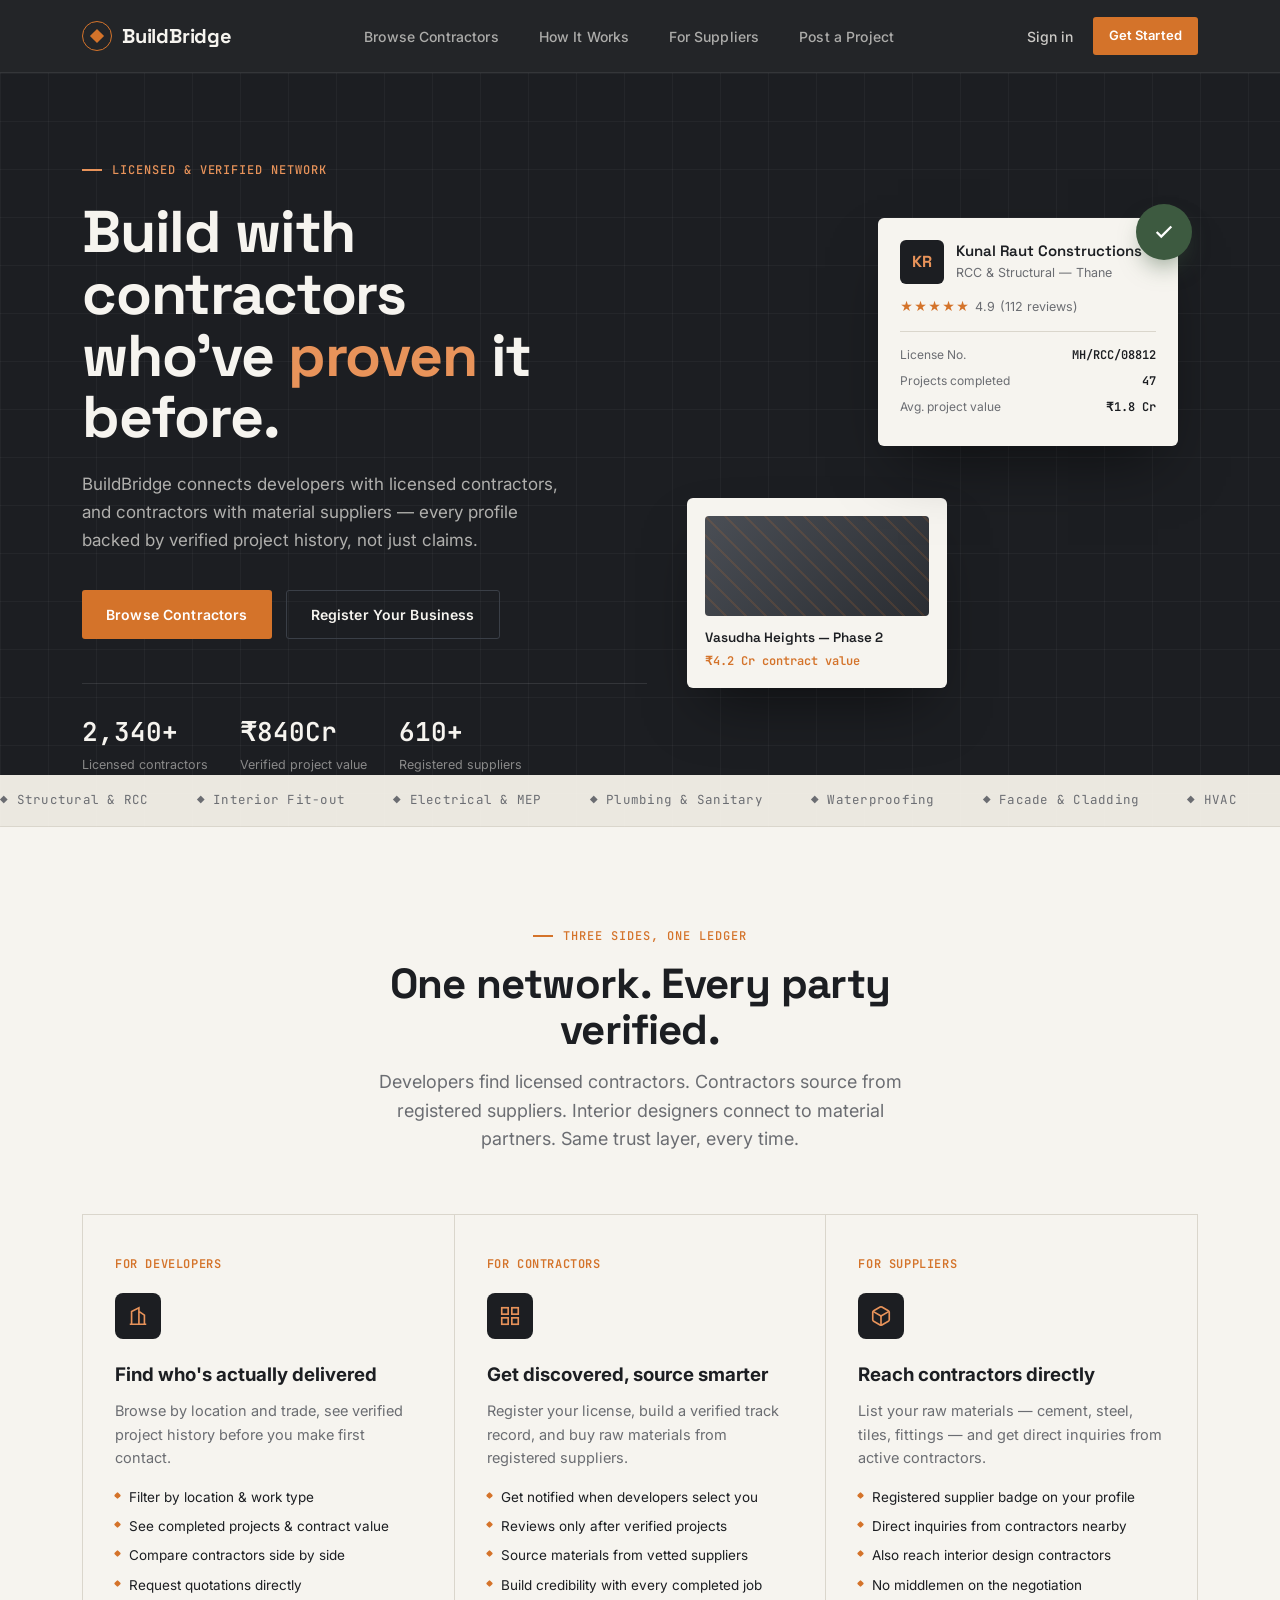
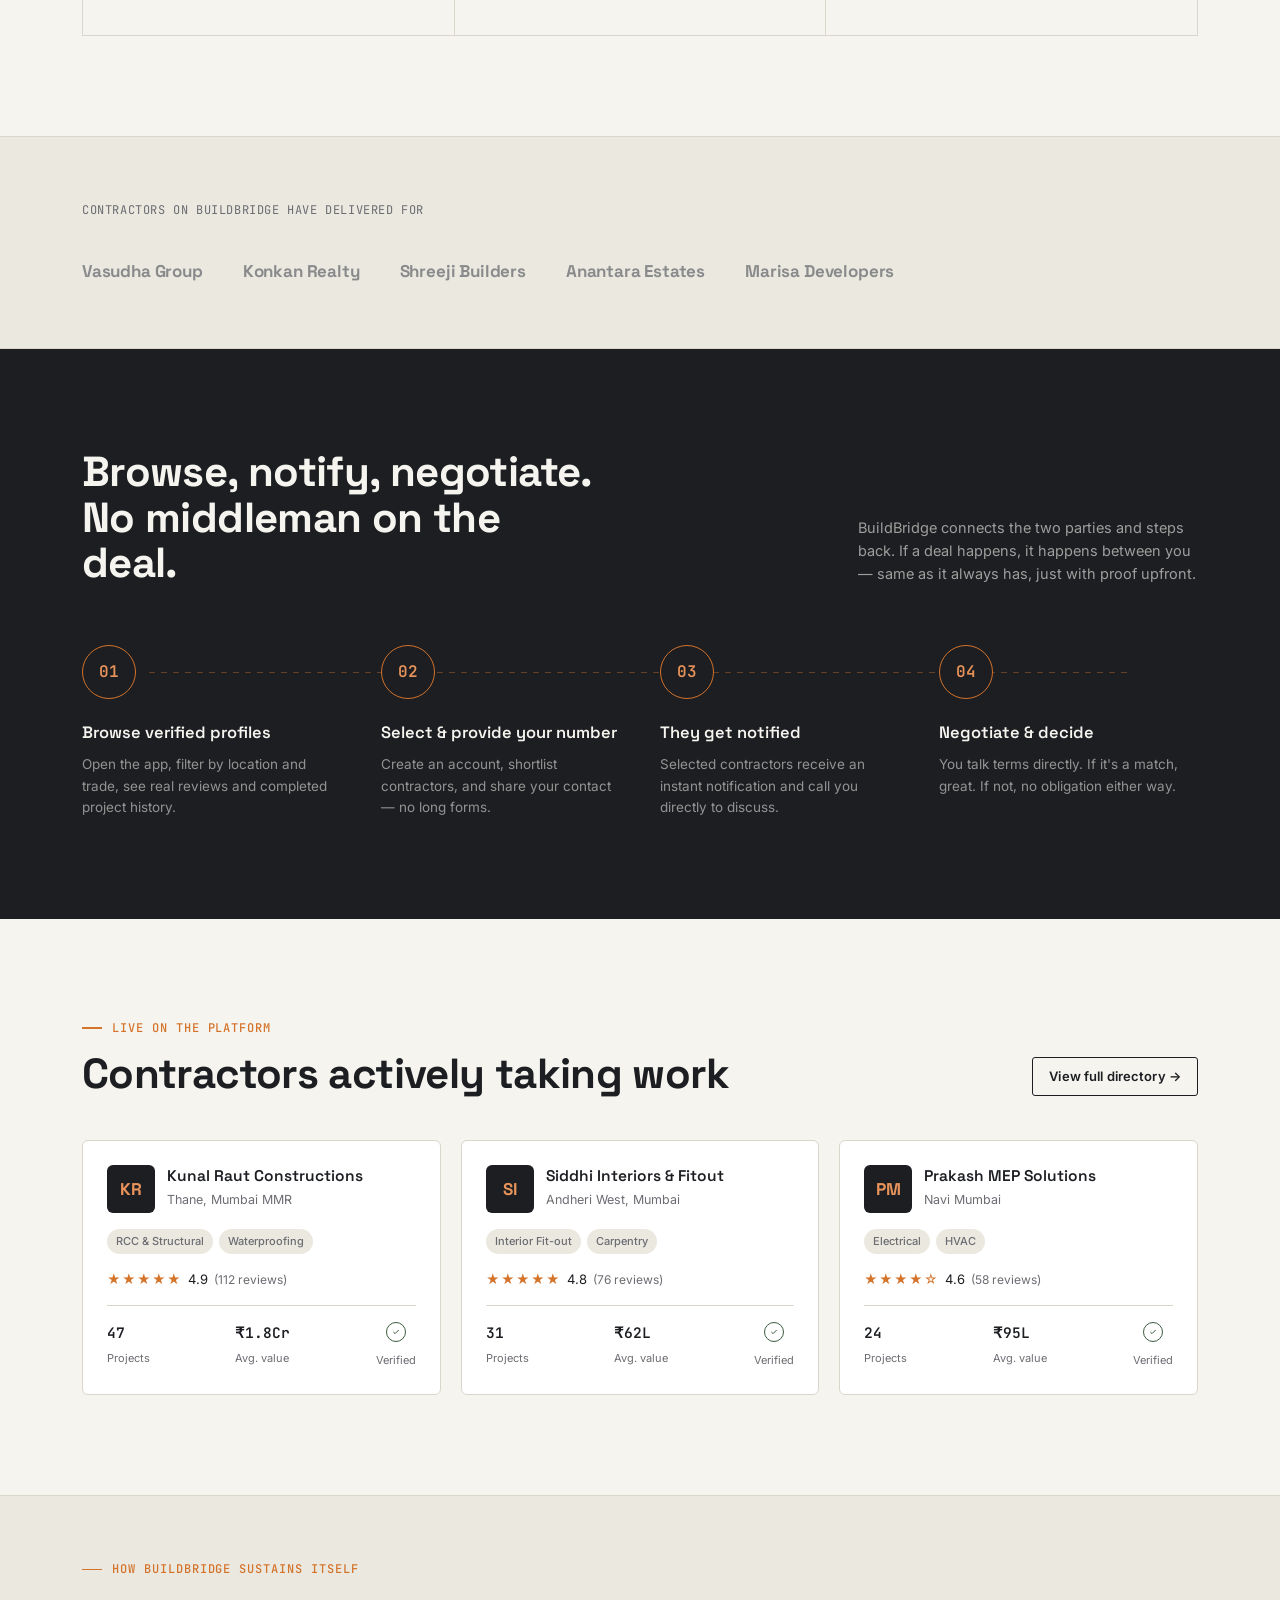
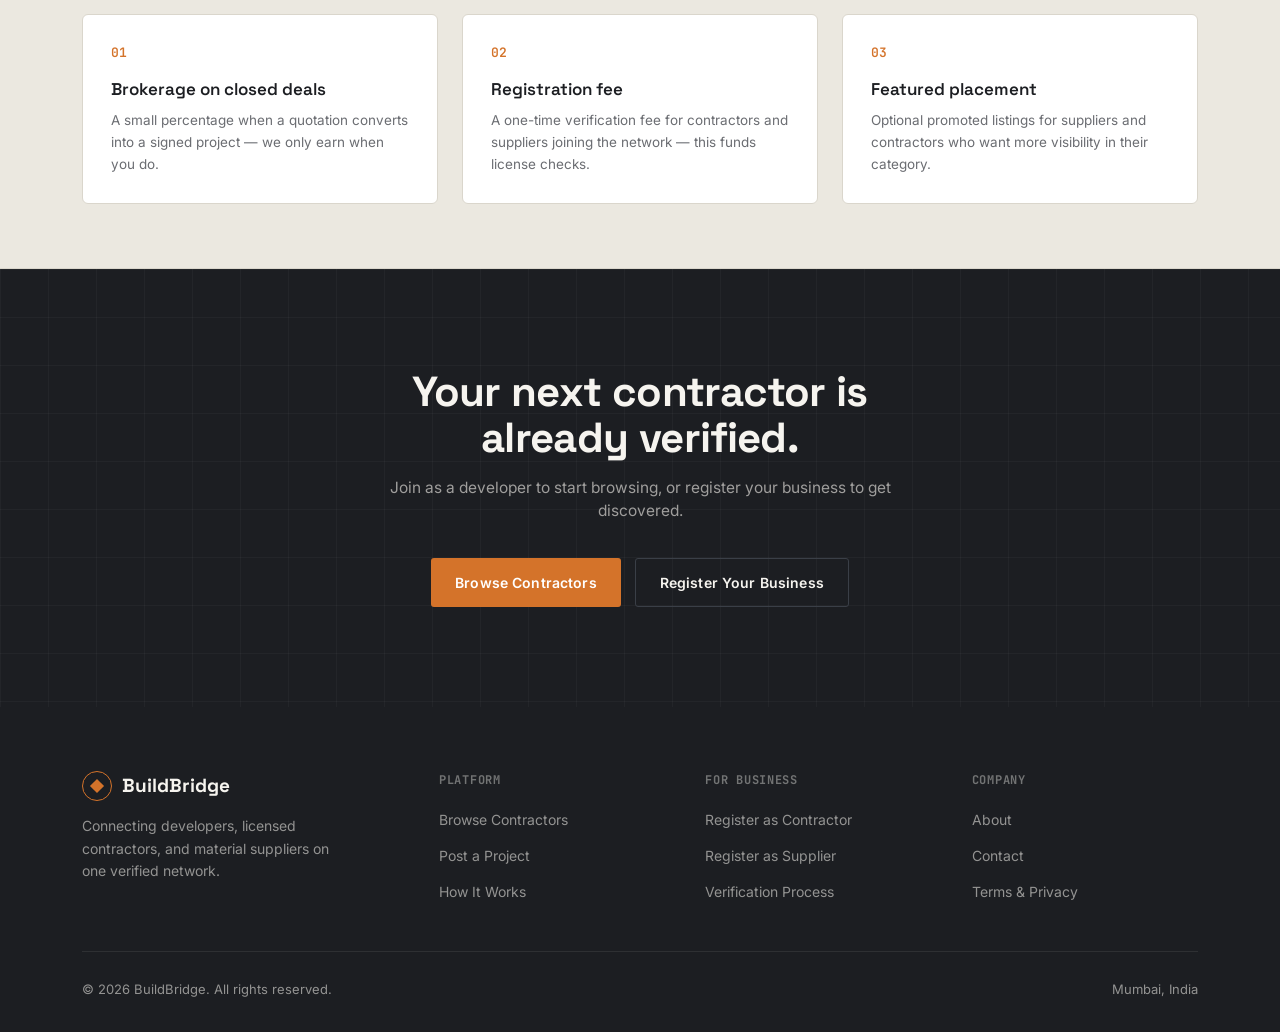
<file: index.html>
<!DOCTYPE html>
<html lang="en">
<head>
<meta charset="UTF-8">
<meta name="viewport" content="width=device-width, initial-scale=1.0">
<title>BuildBridge — Verified Contractors, Suppliers &amp; Developers</title>
<link rel="stylesheet" href="style.css">
<style>

/* ============================================
   HERO
   ============================================ */

.hero {
  background: var(--charcoal);
  color: var(--paper);
  padding: 88px 0 0;
  overflow: hidden;
  position: relative;
}

.hero::before {
  content: '';
  position: absolute;
  inset: 0;
  background-image:
    linear-gradient(rgba(255,255,255,0.035) 1px, transparent 1px),
    linear-gradient(90deg, rgba(255,255,255,0.035) 1px, transparent 1px);
  background-size: 48px 48px;
  pointer-events: none;
}

.hero-inner {
  position: relative;
  z-index: 1;
  display: grid;
  grid-template-columns: 1.05fr 0.95fr;
  gap: 40px;
  align-items: center;
}

.hero-eyebrow {
  font-family: var(--mono);
  font-size: 12px;
  font-weight: 500;
  letter-spacing: 0.08em;
  text-transform: uppercase;
  color: var(--amber-soft);
  display: flex;
  align-items: center;
  gap: 10px;
  margin-bottom: 22px;
}

.hero-eyebrow::before { content: ''; width: 20px; height: 1.5px; background: var(--amber-soft); }

.hero h1 {
  font-family: var(--display);
  font-weight: 700;
  font-size: clamp(38px, 4.6vw, 60px);
  line-height: 1.05;
  letter-spacing: -0.02em;
  margin-bottom: 22px;
}

.hero h1 em {
  font-style: normal;
  color: var(--amber-soft);
}

.hero-lede {
  font-size: 17px;
  line-height: 1.65;
  color: rgba(246,244,239,0.68);
  max-width: 480px;
  margin-bottom: 36px;
}

.hero-ctas { display: flex; gap: 14px; margin-bottom: 44px; flex-wrap: wrap; }

.hero-trust {
  display: flex;
  gap: 32px;
  padding-top: 28px;
  border-top: 1px solid rgba(255,255,255,0.1);
}

.hero-trust-item .num {
  font-family: var(--mono);
  font-size: 26px;
  font-weight: 600;
  color: var(--paper);
  display: block;
}
.hero-trust-item .lbl {
  font-size: 12.5px;
  color: rgba(246,244,239,0.5);
  margin-top: 2px;
}

/* Hero visual: floating verified contractor card */
.hero-visual { position: relative; height: 520px; }

.float-card {
  position: absolute;
  background: var(--paper);
  border-radius: 6px;
  box-shadow: 0 30px 60px -20px rgba(0,0,0,0.5);
  color: var(--ink);
  animation: floatY 6s ease-in-out infinite;
}

@keyframes floatY {
  0%, 100% { transform: translateY(0); }
  50% { transform: translateY(-10px); }
}

.card-contractor {
  width: 300px;
  padding: 22px;
  top: 10px;
  right: 20px;
  z-index: 2;
}

.card-contractor-top { display: flex; gap: 12px; align-items: flex-start; margin-bottom: 14px; }

.avatar-block {
  width: 44px; height: 44px;
  background: var(--charcoal);
  border-radius: 6px;
  flex-shrink: 0;
  display: flex;
  align-items: center;
  justify-content: center;
  font-family: var(--display);
  font-weight: 700;
  color: var(--amber-soft);
  font-size: 16px;
}

.card-contractor-name { font-family: var(--display); font-weight: 600; font-size: 15px; }
.card-contractor-type { font-size: 12.5px; color: var(--ink-dim); margin-top: 1px; }

.card-stars { display: flex; align-items: center; gap: 5px; font-size: 12.5px; color: var(--ink-dim); margin-bottom: 14px; }
.card-stars .stars { color: var(--amber); letter-spacing: 1px; }

.card-divider { height: 1px; background: var(--line); margin: 14px 0; }

.card-meta-row { display: flex; justify-content: space-between; font-size: 12px; margin-bottom: 8px; }
.card-meta-row .k { color: var(--ink-dim); }
.card-meta-row .v { font-family: var(--mono); font-weight: 600; }

.card-project {
  width: 260px;
  padding: 18px;
  bottom: 40px;
  left: 0;
  z-index: 1;
  animation-delay: -3s;
}

.card-project-img {
  height: 100px;
  background: linear-gradient(135deg, #4A4E55, #2A2D32);
  border-radius: 4px;
  margin-bottom: 12px;
  position: relative;
  overflow: hidden;
}

.card-project-img::after {
  content: '';
  position: absolute; inset: 0;
  background-image: repeating-linear-gradient(45deg, rgba(212,115,42,0.15) 0, rgba(212,115,42,0.15) 2px, transparent 2px, transparent 14px);
}

.card-project-title { font-family: var(--display); font-weight: 600; font-size: 13.5px; margin-bottom: 4px; }
.card-project-val { font-family: var(--mono); font-size: 12px; color: var(--amber); font-weight: 600; }

.card-badge {
  position: absolute;
  top: -14px;
  right: -14px;
  z-index: 3;
  background: var(--verified);
  color: var(--white);
  width: 56px; height: 56px;
  border-radius: 50%;
  display: flex;
  align-items: center;
  justify-content: center;
  box-shadow: 0 12px 24px -8px rgba(61,90,64,0.6);
  animation: floatY 6s ease-in-out infinite;
  animation-delay: -1.5s;
}
.card-badge svg { width: 22px; height: 22px; }

@media (max-width: 900px) {
  .hero-inner { grid-template-columns: 1fr; }
  .hero-visual { height: 380px; margin-top: 20px; }
  .hero-trust { flex-wrap: wrap; }
}

/* ============================================
   MARQUEE STRIP
   ============================================ */

.strip {
  background: var(--paper-dim);
  border-bottom: 1px solid var(--line);
  padding: 16px 0;
  overflow: hidden;
}
.strip-inner {
  display: flex;
  gap: 48px;
  white-space: nowrap;
  animation: scrollX 28s linear infinite;
  width: max-content;
}
.strip-inner span {
  font-family: var(--mono);
  font-size: 12.5px;
  color: var(--ink-dim);
  letter-spacing: 0.02em;
}
.strip-inner span b { color: var(--charcoal); font-weight: 600; }
@keyframes scrollX { from { transform: translateX(0); } to { transform: translateX(-50%); } }

/* ============================================
   THREE-SIDED MARKETPLACE
   ============================================ */

.sides-head { text-align: center; max-width: 620px; margin: 0 auto 60px; }
.sides-head .lede { margin: 16px auto 0; text-align: center; }

.sides-grid {
  display: grid;
  grid-template-columns: repeat(3, 1fr);
  gap: 1px;
  background: var(--line);
  border: 1px solid var(--line);
}

.side-card {
  background: var(--paper);
  padding: 40px 32px;
  position: relative;
}

.side-num {
  font-family: var(--mono);
  font-size: 12px;
  color: var(--amber);
  font-weight: 600;
  letter-spacing: 0.05em;
  margin-bottom: 20px;
  display: block;
}

.side-icon {
  width: 46px; height: 46px;
  border-radius: 8px;
  background: var(--charcoal);
  display: flex;
  align-items: center;
  justify-content: center;
  margin-bottom: 22px;
}
.side-icon svg { width: 22px; height: 22px; stroke: var(--amber-soft); }

.side-card h3 { margin-bottom: 10px; }
.side-card p { font-size: 14.5px; color: var(--ink-dim); line-height: 1.6; margin-bottom: 18px; }

.side-list { display: flex; flex-direction: column; gap: 9px; }
.side-list li {
  font-size: 13.5px;
  display: flex;
  align-items: flex-start;
  gap: 9px;
  color: var(--ink);
}
.side-list li::before {
  content: '';
  width: 5px; height: 5px;
  background: var(--amber);
  border-radius: 1px;
  margin-top: 6px;
  flex-shrink: 0;
  transform: rotate(45deg);
}

@media (max-width: 860px) {
  .sides-grid { grid-template-columns: 1fr; }
}

/* ============================================
   HOW IT WORKS (flow)
   ============================================ */

.flow-section { background: var(--charcoal); color: var(--paper); }
.flow-head { display: flex; justify-content: space-between; align-items: flex-end; margin-bottom: 60px; gap: 24px; flex-wrap: wrap; }
.flow-head .h2 { color: var(--paper); max-width: 520px; }
.flow-head p { color: rgba(246,244,239,0.6); max-width: 340px; font-size: 14.5px; line-height: 1.6; }

.flow-steps {
  display: grid;
  grid-template-columns: repeat(4, 1fr);
  gap: 0;
  position: relative;
}

.flow-steps::before {
  content: '';
  position: absolute;
  top: 27px;
  left: 6%;
  right: 6%;
  height: 1px;
  background: repeating-linear-gradient(90deg, rgba(212,115,42,0.4) 0, rgba(212,115,42,0.4) 6px, transparent 6px, transparent 12px);
  z-index: 0;
}

.flow-step { padding: 0 20px; position: relative; z-index: 1; }
.flow-step:first-child { padding-left: 0; }
.flow-step:last-child { padding-right: 0; }

.flow-dot {
  width: 54px; height: 54px;
  border-radius: 50%;
  background: var(--charcoal);
  border: 1.5px solid var(--amber);
  display: flex;
  align-items: center;
  justify-content: center;
  font-family: var(--mono);
  font-weight: 600;
  color: var(--amber-soft);
  margin-bottom: 22px;
}

.flow-step h4 {
  font-family: var(--display);
  font-weight: 600;
  font-size: 16.5px;
  margin-bottom: 8px;
}
.flow-step p { font-size: 13.5px; color: rgba(246,244,239,0.55); line-height: 1.6; }

@media (max-width: 860px) {
  .flow-steps { grid-template-columns: 1fr 1fr; row-gap: 40px; }
  .flow-steps::before { display: none; }
}

/* ============================================
   LIVE DIRECTORY PREVIEW
   ============================================ */

.dir-head { display: flex; justify-content: space-between; align-items: flex-end; margin-bottom: 44px; flex-wrap: wrap; gap: 20px; }

.dir-grid {
  display: grid;
  grid-template-columns: repeat(3, 1fr);
  gap: 20px;
}

.contractor-card {
  background: var(--white);
  border: 1px solid var(--line);
  border-radius: 6px;
  padding: 24px;
  transition: border-color 0.15s ease, transform 0.15s ease;
  position: relative;
}
.contractor-card:hover { border-color: var(--charcoal); transform: translateY(-2px); }

.cc-top { display: flex; gap: 12px; margin-bottom: 16px; }
.cc-avatar {
  width: 48px; height: 48px;
  border-radius: 6px;
  background: var(--charcoal);
  color: var(--amber-soft);
  font-family: var(--display);
  font-weight: 700;
  font-size: 17px;
  display: flex;
  align-items: center;
  justify-content: center;
  flex-shrink: 0;
}
.cc-name { font-family: var(--display); font-weight: 600; font-size: 15.5px; }
.cc-loc { font-size: 12.5px; color: var(--ink-dim); margin-top: 2px; }

.cc-tags { display: flex; gap: 6px; flex-wrap: wrap; margin-bottom: 16px; }
.cc-tag {
  font-size: 11px;
  font-weight: 500;
  padding: 4px 9px;
  background: var(--paper-dim);
  border-radius: 20px;
  color: var(--ink-dim);
}

.cc-rating { display: flex; align-items: center; gap: 6px; font-size: 13px; margin-bottom: 16px; }
.cc-rating .stars { color: var(--amber); letter-spacing: 1px; font-size: 13px; }
.cc-rating .count { color: var(--ink-dim); font-size: 12px; }

.cc-divider { height: 1px; background: var(--line); margin-bottom: 16px; }

.cc-stats { display: flex; justify-content: space-between; }
.cc-stat .n { font-family: var(--mono); font-weight: 600; font-size: 14.5px; display: block; }
.cc-stat .l { font-size: 11px; color: var(--ink-dim); }

@media (max-width: 900px) {
  .dir-grid { grid-template-columns: 1fr; }
}

/* ============================================
   TRUST STRIP (worked with reputable builders)
   ============================================ */

.trust-strip { background: var(--paper-dim); border-top: 1px solid var(--line); border-bottom: 1px solid var(--line); }
.trust-strip-inner { display: flex; align-items: center; justify-content: space-between; gap: 40px; flex-wrap: wrap; }
.trust-strip-label { font-family: var(--mono); font-size: 12px; letter-spacing: 0.05em; text-transform: uppercase; color: var(--ink-dim); flex-shrink: 0; }
.trust-logos { display: flex; gap: 40px; flex-wrap: wrap; align-items: center; }
.trust-logo { font-family: var(--display); font-weight: 700; font-size: 17px; color: var(--steel); opacity: 0.55; letter-spacing: -0.01em; }

/* ============================================
   REVENUE / MODEL (subtle, for context not pitch-deck-y)
   ============================================ */

.model-grid { display: grid; grid-template-columns: repeat(3, 1fr); gap: 24px; }
.model-card { border: 1px solid var(--line); border-radius: 6px; padding: 28px; background: var(--white); }
.model-num { font-family: var(--mono); font-size: 13px; color: var(--amber); font-weight: 600; margin-bottom: 14px; }
.model-card h4 { font-family: var(--display); font-weight: 600; font-size: 17px; margin-bottom: 8px; }
.model-card p { font-size: 13.5px; color: var(--ink-dim); line-height: 1.6; }

@media (max-width: 860px) { .model-grid { grid-template-columns: 1fr; } }

/* ============================================
   FINAL CTA
   ============================================ */

.final-cta {
  background: var(--charcoal);
  color: var(--paper);
  text-align: center;
  position: relative;
  overflow: hidden;
}
.final-cta::before {
  content: '';
  position: absolute;
  inset: 0;
  background-image:
    linear-gradient(rgba(255,255,255,0.03) 1px, transparent 1px),
    linear-gradient(90deg, rgba(255,255,255,0.03) 1px, transparent 1px);
  background-size: 48px 48px;
}
.final-cta-inner { position: relative; z-index: 1; max-width: 620px; margin: 0 auto; }
.final-cta .h2 { color: var(--paper); margin-bottom: 16px; }
.final-cta p { color: rgba(246,244,239,0.6); font-size: 15.5px; margin-bottom: 36px; }
.final-cta-btns { display: flex; gap: 14px; justify-content: center; flex-wrap: wrap; }

</style>
</head>
<body>

<!-- NAV -->
<nav class="nav">
  <div class="wrap nav-inner">
    <a href="index.html" class="nav-logo">
      <span class="nav-logo-mark"></span>
      BuildBridge
    </a>
    <div class="nav-links">
      <a href="browse.html">Browse Contractors</a>
      <a href="index.html#how-it-works">How It Works</a>
      <a href="index.html#model">For Suppliers</a>
      <a href="dashboard.html">Post a Project</a>
    </div>
    <div class="nav-cta-group">
      <a href="#" class="nav-signin">Sign in</a>
      <a href="dashboard.html" class="btn btn-amber btn-sm">Get Started</a>
    </div>
  </div>
</nav>

<!-- HERO -->
<header class="hero">
  <div class="wrap hero-inner">
    <div>
      <div class="hero-eyebrow">Licensed &amp; Verified Network</div>
      <h1>Build with contractors<br>who've <em>proven</em> it before.</h1>
      <p class="hero-lede">BuildBridge connects developers with licensed contractors, and contractors with material suppliers — every profile backed by verified project history, not just claims.</p>
      <div class="hero-ctas">
        <a href="browse.html" class="btn btn-amber">Browse Contractors</a>
        <a href="dashboard.html" class="btn btn-outline">Register Your Business</a>
      </div>
      <div class="hero-trust">
        <div class="hero-trust-item">
          <span class="num">2,340+</span>
          <span class="lbl">Licensed contractors</span>
        </div>
        <div class="hero-trust-item">
          <span class="num">₹840Cr</span>
          <span class="lbl">Verified project value</span>
        </div>
        <div class="hero-trust-item">
          <span class="num">610+</span>
          <span class="lbl">Registered suppliers</span>
        </div>
      </div>
    </div>

    <div class="hero-visual">
      <div class="float-card card-contractor">
        <div class="card-badge">
          <svg viewBox="0 0 24 24" fill="none" stroke="white" stroke-width="2.5"><polyline points="20 6 9 17 4 12"></polyline></svg>
        </div>
        <div class="card-contractor-top">
          <div class="avatar-block">KR</div>
          <div>
            <div class="card-contractor-name">Kunal Raut Constructions</div>
            <div class="card-contractor-type">RCC &amp; Structural — Thane</div>
          </div>
        </div>
        <div class="card-stars">
          <span class="stars">★★★★★</span> 4.9 <span style="color:var(--ink-dim)">(112 reviews)</span>
        </div>
        <div class="card-divider"></div>
        <div class="card-meta-row"><span class="k">License No.</span><span class="v">MH/RCC/08812</span></div>
        <div class="card-meta-row"><span class="k">Projects completed</span><span class="v">47</span></div>
        <div class="card-meta-row"><span class="k">Avg. project value</span><span class="v">₹1.8 Cr</span></div>
      </div>

      <div class="float-card card-project">
        <div class="card-project-img"></div>
        <div class="card-project-title">Vasudha Heights — Phase 2</div>
        <div class="card-project-val">₹4.2 Cr contract value</div>
      </div>
    </div>
  </div>

  <div class="strip">
    <div class="strip-inner">
      <span>◆ Structural &amp; RCC</span>
      <span>◆ Interior Fit-out</span>
      <span>◆ Electrical &amp; MEP</span>
      <span>◆ Plumbing &amp; Sanitary</span>
      <span>◆ Waterproofing</span>
      <span>◆ Facade &amp; Cladding</span>
      <span>◆ HVAC</span>
      <span>◆ Landscaping</span>
      <span>◆ Structural &amp; RCC</span>
      <span>◆ Interior Fit-out</span>
      <span>◆ Electrical &amp; MEP</span>
      <span>◆ Plumbing &amp; Sanitary</span>
      <span>◆ Waterproofing</span>
      <span>◆ Facade &amp; Cladding</span>
      <span>◆ HVAC</span>
      <span>◆ Landscaping</span>
    </div>
  </div>
</header>

<!-- THREE SIDES OF THE MARKETPLACE -->
<section class="section" id="model">
  <div class="wrap">
    <div class="sides-head">
      <div class="eyebrow" style="justify-content:center">Three Sides, One Ledger</div>
      <h2 class="h2" style="margin-top:16px">One network. Every party verified.</h2>
      <p class="lede">Developers find licensed contractors. Contractors source from registered suppliers. Interior designers connect to material partners. Same trust layer, every time.</p>
    </div>

    <div class="sides-grid">
      <div class="side-card">
        <span class="side-num">FOR DEVELOPERS</span>
        <div class="side-icon">
          <svg viewBox="0 0 24 24" fill="none" stroke="currentColor" stroke-width="1.8"><path d="M3 21h18M5 21V7l8-4v18M19 21V11l-6-4"></path></svg>
        </div>
        <h3>Find who's actually delivered</h3>
        <p>Browse by location and trade, see verified project history before you make first contact.</p>
        <ul class="side-list">
          <li>Filter by location &amp; work type</li>
          <li>See completed projects &amp; contract value</li>
          <li>Compare contractors side by side</li>
          <li>Request quotations directly</li>
        </ul>
      </div>

      <div class="side-card">
        <span class="side-num">FOR CONTRACTORS</span>
        <div class="side-icon">
          <svg viewBox="0 0 24 24" fill="none" stroke="currentColor" stroke-width="1.8"><rect x="3" y="3" width="7" height="7"></rect><rect x="14" y="3" width="7" height="7"></rect><rect x="14" y="14" width="7" height="7"></rect><rect x="3" y="14" width="7" height="7"></rect></svg>
        </div>
        <h3>Get discovered, source smarter</h3>
        <p>Register your license, build a verified track record, and buy raw materials from registered suppliers.</p>
        <ul class="side-list">
          <li>Get notified when developers select you</li>
          <li>Reviews only after verified projects</li>
          <li>Source materials from vetted suppliers</li>
          <li>Build credibility with every completed job</li>
        </ul>
      </div>

      <div class="side-card">
        <span class="side-num">FOR SUPPLIERS</span>
        <div class="side-icon">
          <svg viewBox="0 0 24 24" fill="none" stroke="currentColor" stroke-width="1.8"><path d="M21 16V8a2 2 0 0 0-1-1.73l-7-4a2 2 0 0 0-2 0l-7 4A2 2 0 0 0 3 8v8a2 2 0 0 0 1 1.73l7 4a2 2 0 0 0 2 0l7-4A2 2 0 0 0 21 16z"></path><polyline points="3.27 6.96 12 12.01 20.73 6.96"></polyline><line x1="12" y1="22.08" x2="12" y2="12"></line></svg>
        </div>
        <h3>Reach contractors directly</h3>
        <p>List your raw materials — cement, steel, tiles, fittings — and get direct inquiries from active contractors.</p>
        <ul class="side-list">
          <li>Registered supplier badge on your profile</li>
          <li>Direct inquiries from contractors nearby</li>
          <li>Also reach interior design contractors</li>
          <li>No middlemen on the negotiation</li>
        </ul>
      </div>
    </div>
  </div>
</section>

<!-- TRUST STRIP -->
<div class="trust-strip section-tight">
  <div class="wrap trust-strip-inner">
    <span class="trust-strip-label">Contractors on BuildBridge have delivered for</span>
    <div class="trust-logos">
      <span class="trust-logo">Vasudha Group</span>
      <span class="trust-logo">Konkan Realty</span>
      <span class="trust-logo">Shreeji Builders</span>
      <span class="trust-logo">Anantara Estates</span>
      <span class="trust-logo">Marisa Developers</span>
    </div>
  </div>
</div>

<!-- HOW IT WORKS -->
<section class="section flow-section" id="how-it-works">
  <div class="wrap">
    <div class="flow-head">
      <h2 class="h2">Browse, notify, negotiate.<br>No middleman on the deal.</h2>
      <p>BuildBridge connects the two parties and steps back. If a deal happens, it happens between you — same as it always has, just with proof upfront.</p>
    </div>

    <div class="flow-steps">
      <div class="flow-step">
        <div class="flow-dot">01</div>
        <h4>Browse verified profiles</h4>
        <p>Open the app, filter by location and trade, see real reviews and completed project history.</p>
      </div>
      <div class="flow-step">
        <div class="flow-dot">02</div>
        <h4>Select &amp; provide your number</h4>
        <p>Create an account, shortlist contractors, and share your contact — no long forms.</p>
      </div>
      <div class="flow-step">
        <div class="flow-dot">03</div>
        <h4>They get notified</h4>
        <p>Selected contractors receive an instant notification and call you directly to discuss.</p>
      </div>
      <div class="flow-step">
        <div class="flow-dot">04</div>
        <h4>Negotiate &amp; decide</h4>
        <p>You talk terms directly. If it's a match, great. If not, no obligation either way.</p>
      </div>
    </div>
  </div>
</section>

<!-- LIVE DIRECTORY PREVIEW -->
<section class="section">
  <div class="wrap">
    <div class="dir-head">
      <div>
        <div class="eyebrow">Live On The Platform</div>
        <h2 class="h2" style="margin-top:14px">Contractors actively taking work</h2>
      </div>
      <a href="browse.html" class="btn btn-outline-dark btn-sm">View full directory →</a>
    </div>

    <div class="dir-grid">
      <div class="contractor-card">
        <div class="cc-top">
          <div class="cc-avatar">KR</div>
          <div>
            <div class="cc-name">Kunal Raut Constructions</div>
            <div class="cc-loc">Thane, Mumbai MMR</div>
          </div>
        </div>
        <div class="cc-tags">
          <span class="cc-tag">RCC &amp; Structural</span>
          <span class="cc-tag">Waterproofing</span>
        </div>
        <div class="cc-rating"><span class="stars">★★★★★</span> 4.9 <span class="count">(112 reviews)</span></div>
        <div class="cc-divider"></div>
        <div class="cc-stats">
          <div class="cc-stat"><span class="n">47</span><span class="l">Projects</span></div>
          <div class="cc-stat"><span class="n">₹1.8Cr</span><span class="l">Avg. value</span></div>
          <div class="cc-stat">
            <span class="stamp-icon" style="border-color:var(--verified); width:20px; height:20px; margin:0 auto 4px;">
              <svg viewBox="0 0 24 24" fill="none" stroke="#3D5A40" stroke-width="3"><polyline points="20 6 9 17 4 12"></polyline></svg>
            </span>
            <span class="l">Verified</span>
          </div>
        </div>
      </div>

      <div class="contractor-card">
        <div class="cc-top">
          <div class="cc-avatar">SI</div>
          <div>
            <div class="cc-name">Siddhi Interiors &amp; Fitout</div>
            <div class="cc-loc">Andheri West, Mumbai</div>
          </div>
        </div>
        <div class="cc-tags">
          <span class="cc-tag">Interior Fit-out</span>
          <span class="cc-tag">Carpentry</span>
        </div>
        <div class="cc-rating"><span class="stars">★★★★★</span> 4.8 <span class="count">(76 reviews)</span></div>
        <div class="cc-divider"></div>
        <div class="cc-stats">
          <div class="cc-stat"><span class="n">31</span><span class="l">Projects</span></div>
          <div class="cc-stat"><span class="n">₹62L</span><span class="l">Avg. value</span></div>
          <div class="cc-stat">
            <span class="stamp-icon" style="border-color:var(--verified); width:20px; height:20px; margin:0 auto 4px;">
              <svg viewBox="0 0 24 24" fill="none" stroke="#3D5A40" stroke-width="3"><polyline points="20 6 9 17 4 12"></polyline></svg>
            </span>
            <span class="l">Verified</span>
          </div>
        </div>
      </div>

      <div class="contractor-card">
        <div class="cc-top">
          <div class="cc-avatar">PM</div>
          <div>
            <div class="cc-name">Prakash MEP Solutions</div>
            <div class="cc-loc">Navi Mumbai</div>
          </div>
        </div>
        <div class="cc-tags">
          <span class="cc-tag">Electrical</span>
          <span class="cc-tag">HVAC</span>
        </div>
        <div class="cc-rating"><span class="stars">★★★★☆</span> 4.6 <span class="count">(58 reviews)</span></div>
        <div class="cc-divider"></div>
        <div class="cc-stats">
          <div class="cc-stat"><span class="n">24</span><span class="l">Projects</span></div>
          <div class="cc-stat"><span class="n">₹95L</span><span class="l">Avg. value</span></div>
          <div class="cc-stat">
            <span class="stamp-icon" style="border-color:var(--verified); width:20px; height:20px; margin:0 auto 4px;">
              <svg viewBox="0 0 24 24" fill="none" stroke="#3D5A40" stroke-width="3"><polyline points="20 6 9 17 4 12"></polyline></svg>
            </span>
            <span class="l">Verified</span>
          </div>
        </div>
      </div>
    </div>
  </div>
</section>

<!-- REVENUE MODEL (subtle) -->
<section class="section-tight" style="background:var(--paper-dim); border-top:1px solid var(--line); border-bottom:1px solid var(--line);">
  <div class="wrap">
    <div class="eyebrow" style="margin-bottom:36px">How BuildBridge Sustains Itself</div>
    <div class="model-grid">
      <div class="model-card">
        <div class="model-num">01</div>
        <h4>Brokerage on closed deals</h4>
        <p>A small percentage when a quotation converts into a signed project — we only earn when you do.</p>
      </div>
      <div class="model-card">
        <div class="model-num">02</div>
        <h4>Registration fee</h4>
        <p>A one-time verification fee for contractors and suppliers joining the network — this funds license checks.</p>
      </div>
      <div class="model-card">
        <div class="model-num">03</div>
        <h4>Featured placement</h4>
        <p>Optional promoted listings for suppliers and contractors who want more visibility in their category.</p>
      </div>
    </div>
  </div>
</section>

<!-- FINAL CTA -->
<section class="section final-cta">
  <div class="wrap final-cta-inner">
    <h2 class="h2">Your next contractor is already verified.</h2>
    <p>Join as a developer to start browsing, or register your business to get discovered.</p>
    <div class="final-cta-btns">
      <a href="browse.html" class="btn btn-amber">Browse Contractors</a>
      <a href="dashboard.html" class="btn btn-outline">Register Your Business</a>
    </div>
  </div>
</section>

<!-- FOOTER -->
<footer class="footer">
  <div class="wrap">
    <div class="footer-grid">
      <div>
        <div class="footer-logo">
          <span class="nav-logo-mark"></span>
          BuildBridge
        </div>
        <p class="footer-desc">Connecting developers, licensed contractors, and material suppliers on one verified network.</p>
      </div>
      <div class="footer-col">
        <h4>Platform</h4>
        <ul>
          <li><a href="browse.html">Browse Contractors</a></li>
          <li><a href="dashboard.html">Post a Project</a></li>
          <li><a href="index.html#how-it-works">How It Works</a></li>
        </ul>
      </div>
      <div class="footer-col">
        <h4>For Business</h4>
        <ul>
          <li><a href="#">Register as Contractor</a></li>
          <li><a href="#">Register as Supplier</a></li>
          <li><a href="#">Verification Process</a></li>
        </ul>
      </div>
      <div class="footer-col">
        <h4>Company</h4>
        <ul>
          <li><a href="#">About</a></li>
          <li><a href="#">Contact</a></li>
          <li><a href="#">Terms &amp; Privacy</a></li>
        </ul>
      </div>
    </div>
    <div class="footer-bottom">
      <span>© 2026 BuildBridge. All rights reserved.</span>
      <span>Mumbai, India</span>
    </div>
  </div>
</footer>

</body>
</html>
</file>
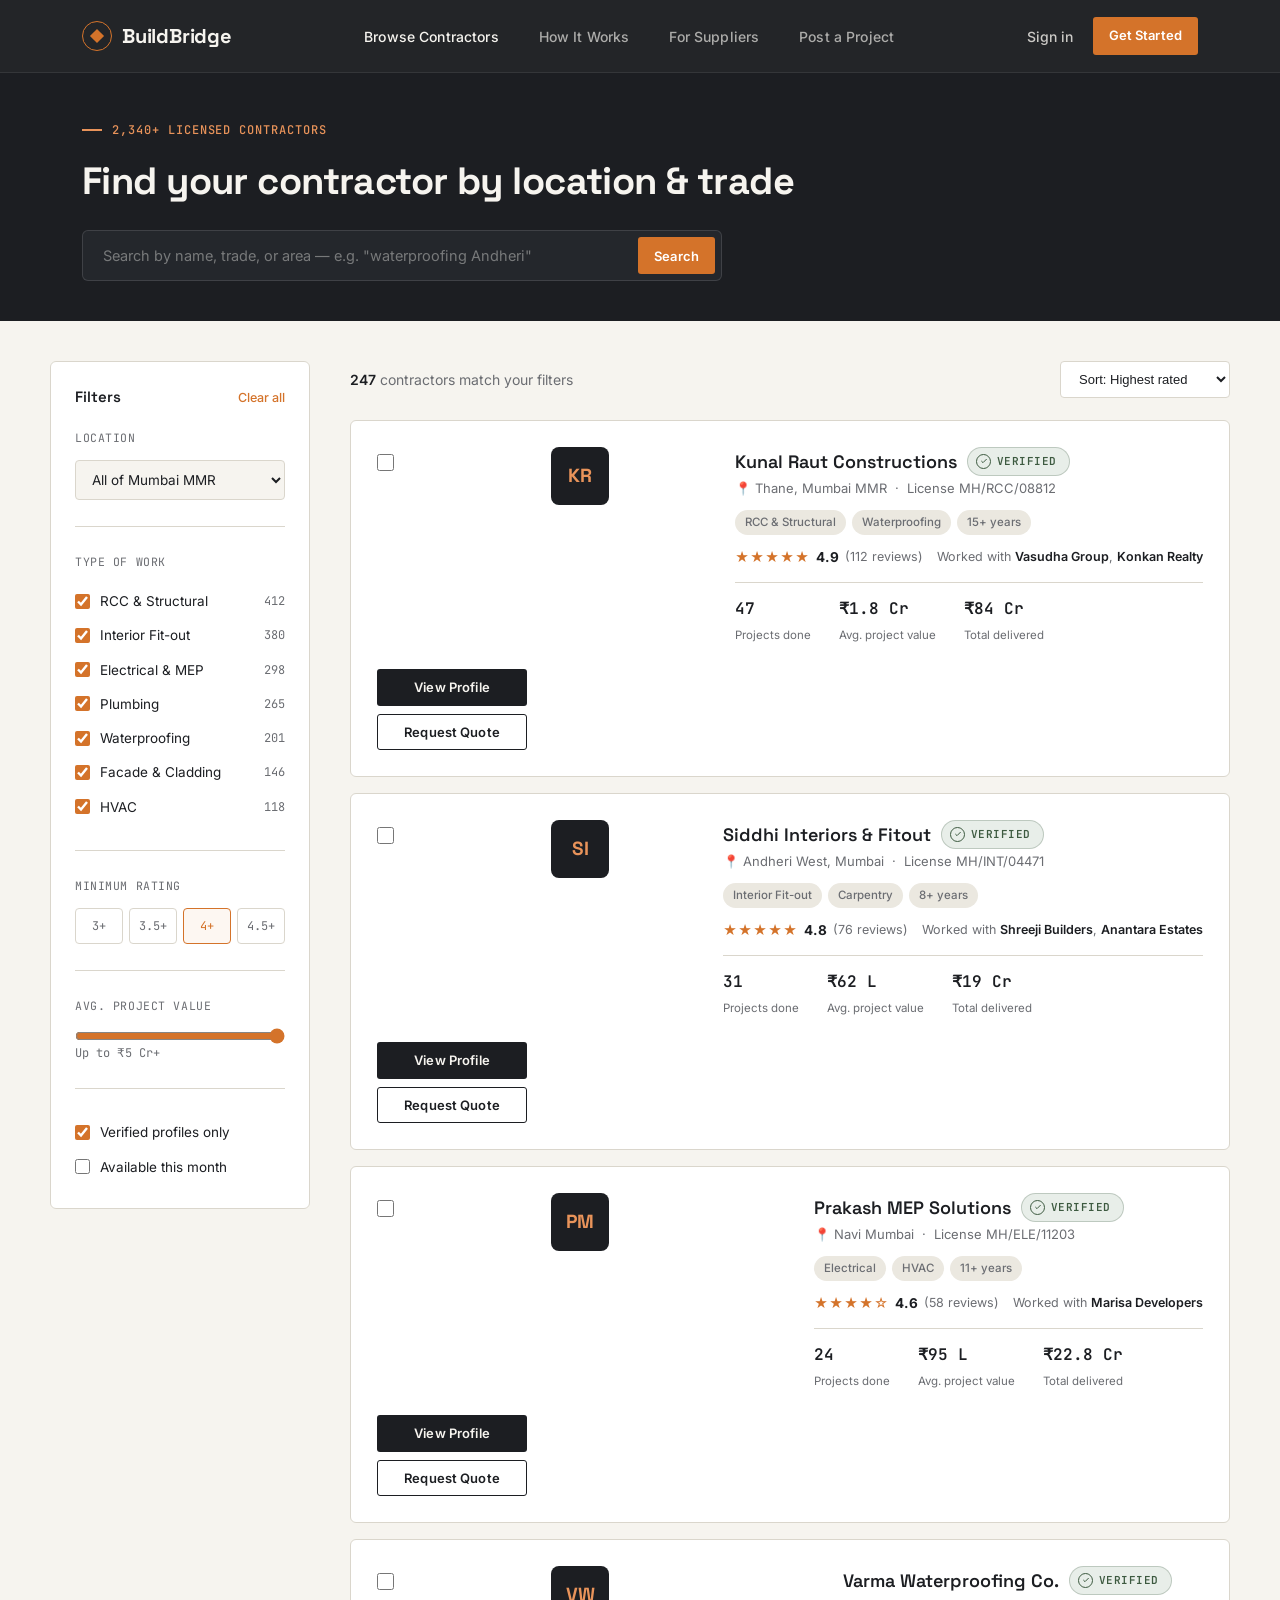
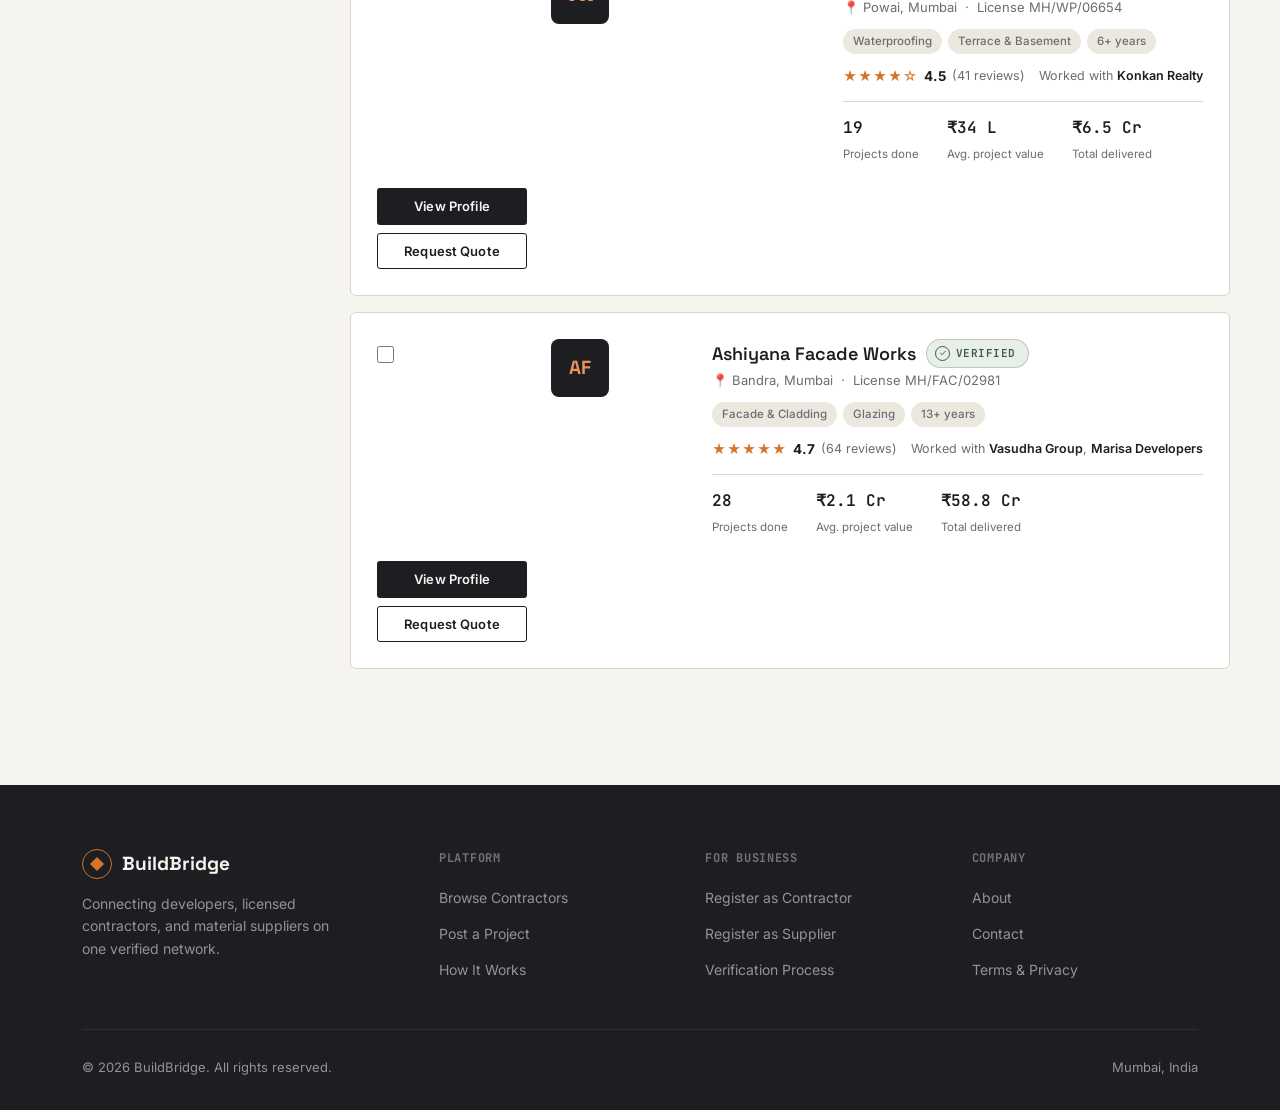
<file: browse.html>
<!DOCTYPE html>
<html lang="en">
<head>
<meta charset="UTF-8">
<meta name="viewport" content="width=device-width, initial-scale=1.0">
<title>Browse Contractors — BuildBridge</title>
<link rel="stylesheet" href="style.css">
<style>

/* PAGE HEADER */
.page-head {
  background: var(--charcoal);
  color: var(--paper);
  padding: 48px 0 40px;
}
.page-head .eyebrow { color: var(--amber-soft); margin-bottom: 14px; }
.page-head .eyebrow::before { background: var(--amber-soft); }
.page-head h1 { font-family: var(--display); font-weight: 700; font-size: clamp(28px, 3.6vw, 38px); letter-spacing: -0.015em; margin-bottom: 20px; }

.search-bar {
  display: flex;
  gap: 10px;
  background: var(--charcoal-soft);
  border: 1px solid rgba(255,255,255,0.12);
  border-radius: 6px;
  padding: 6px;
  max-width: 640px;
}
.search-bar input {
  flex: 1;
  background: none;
  border: none;
  color: var(--paper);
  font-family: var(--body);
  font-size: 14.5px;
  padding: 10px 14px;
}
.search-bar input::placeholder { color: rgba(246,244,239,0.4); }
.search-bar input:focus { outline: none; }

/* LAYOUT: filters + results */
.browse-layout {
  display: grid;
  grid-template-columns: 260px 1fr;
  gap: 40px;
  align-items: start;
  padding: 40px 0 100px;
}

/* FILTER SIDEBAR */
.filters {
  position: sticky;
  top: 92px;
  background: var(--white);
  border: 1px solid var(--line);
  border-radius: 6px;
  padding: 24px;
}

.filter-head { display: flex; justify-content: space-between; align-items: center; margin-bottom: 20px; }
.filter-head h3 { font-family: var(--display); font-weight: 600; font-size: 15px; }
.filter-clear { font-size: 12.5px; color: var(--amber); font-weight: 500; }

.filter-group { margin-bottom: 26px; padding-bottom: 26px; border-bottom: 1px solid var(--line); }
.filter-group:last-child { border-bottom: none; margin-bottom: 0; padding-bottom: 0; }

.filter-label {
  font-family: var(--mono);
  font-size: 11.5px;
  letter-spacing: 0.05em;
  text-transform: uppercase;
  color: var(--ink-dim);
  margin-bottom: 14px;
  display: block;
}

.filter-select {
  width: 100%;
  padding: 10px 12px;
  border: 1px solid var(--line);
  border-radius: 4px;
  font-family: var(--body);
  font-size: 13.5px;
  color: var(--ink);
  background: var(--paper);
}

.check-row {
  display: flex;
  align-items: center;
  gap: 10px;
  font-size: 13.5px;
  padding: 7px 0;
  cursor: pointer;
}
.check-row input { width: 15px; height: 15px; accent-color: var(--amber); flex-shrink: 0; }
.check-row .count { margin-left: auto; color: var(--ink-dim); font-size: 12px; font-family: var(--mono); }

.range-row { display: flex; align-items: center; gap: 10px; margin-top: 10px; }
.range-row input[type="range"] { flex: 1; accent-color: var(--amber); }
.range-val { font-family: var(--mono); font-size: 12px; color: var(--ink-dim); white-space: nowrap; }

.star-filter { display: flex; gap: 6px; }
.star-opt {
  flex: 1;
  text-align: center;
  padding: 8px 4px;
  border: 1px solid var(--line);
  border-radius: 4px;
  font-size: 12px;
  font-family: var(--mono);
  color: var(--ink-dim);
  cursor: pointer;
  transition: all 0.15s ease;
}
.star-opt:hover, .star-opt.active { border-color: var(--amber); color: var(--amber); background: rgba(212,115,42,0.06); }

/* RESULTS */
.results-head { display: flex; justify-content: space-between; align-items: center; margin-bottom: 22px; }
.results-count { font-size: 14px; color: var(--ink-dim); }
.results-count b { color: var(--ink); font-weight: 600; }

.sort-select {
  padding: 9px 14px;
  border: 1px solid var(--line);
  border-radius: 4px;
  font-size: 13px;
  background: var(--white);
  color: var(--ink);
}

.compare-bar {
  display: flex;
  align-items: center;
  justify-content: space-between;
  background: var(--charcoal);
  color: var(--paper);
  border-radius: 6px;
  padding: 14px 20px;
  margin-bottom: 22px;
}
.compare-bar-left { display: flex; align-items: center; gap: 12px; font-size: 13.5px; }
.compare-chip {
  background: rgba(255,255,255,0.1);
  padding: 5px 12px;
  border-radius: 20px;
  font-size: 12.5px;
  display: flex;
  align-items: center;
  gap: 8px;
}
.compare-chip button { color: rgba(246,244,239,0.6); font-size: 14px; line-height: 1; }

/* RESULT CARD (wider, more info than homepage preview) */
.result-card {
  background: var(--white);
  border: 1px solid var(--line);
  border-radius: 6px;
  padding: 26px;
  margin-bottom: 16px;
  display: grid;
  grid-template-columns: auto 1fr auto;
  gap: 24px;
  align-items: start;
  transition: border-color 0.15s ease;
}
.result-card:hover { border-color: var(--charcoal); }

.rc-check { padding-top: 6px; }
.rc-check input { width: 17px; height: 17px; accent-color: var(--amber); }

.rc-avatar {
  width: 58px; height: 58px;
  border-radius: 8px;
  background: var(--charcoal);
  color: var(--amber-soft);
  font-family: var(--display);
  font-weight: 700;
  font-size: 19px;
  display: flex;
  align-items: center;
  justify-content: center;
  flex-shrink: 0;
}

.rc-main { min-width: 0; }
.rc-top-row { display: flex; align-items: flex-start; justify-content: space-between; gap: 16px; margin-bottom: 8px; }
.rc-name-group { display: flex; align-items: center; gap: 10px; flex-wrap: wrap; }
.rc-name { font-family: var(--display); font-weight: 600; font-size: 18px; }
.rc-loc { font-size: 13px; color: var(--ink-dim); margin-top: 3px; display: flex; align-items: center; gap: 6px; }

.rc-tags { display: flex; gap: 6px; flex-wrap: wrap; margin: 12px 0; }
.rc-tag { font-size: 11.5px; font-weight: 500; padding: 4px 10px; background: var(--paper-dim); border-radius: 20px; color: var(--ink-dim); }

.rc-badges { display: flex; gap: 14px; align-items: center; flex-wrap: wrap; margin-bottom: 14px; }
.rc-rating { display: flex; align-items: center; gap: 6px; font-size: 13.5px; }
.rc-rating .stars { color: var(--amber); letter-spacing: 1px; }
.rc-rating .count { color: var(--ink-dim); font-size: 12.5px; }

.rc-worked-with { font-size: 12.5px; color: var(--ink-dim); }
.rc-worked-with b { color: var(--ink); font-weight: 600; }

.rc-stats-row { display: flex; gap: 28px; padding-top: 14px; border-top: 1px solid var(--line); }
.rc-stat .n { font-family: var(--mono); font-weight: 600; font-size: 16px; display: block; }
.rc-stat .l { font-size: 11.5px; color: var(--ink-dim); }

.rc-actions { display: flex; flex-direction: column; gap: 8px; width: 150px; flex-shrink: 0; }

@media (max-width: 980px) {
  .browse-layout { grid-template-columns: 1fr; }
  .filters { position: static; }
}

@media (max-width: 700px) {
  .result-card { grid-template-columns: 1fr; }
  .rc-check { display: none; }
  .rc-actions { width: 100%; flex-direction: row; }
}

</style>
</head>
<body>

<!-- NAV -->
<nav class="nav">
  <div class="wrap nav-inner">
    <a href="index.html" class="nav-logo">
      <span class="nav-logo-mark"></span>
      BuildBridge
    </a>
    <div class="nav-links">
      <a href="browse.html" class="active">Browse Contractors</a>
      <a href="index.html#how-it-works">How It Works</a>
      <a href="index.html#model">For Suppliers</a>
      <a href="dashboard.html">Post a Project</a>
    </div>
    <div class="nav-cta-group">
      <a href="#" class="nav-signin">Sign in</a>
      <a href="dashboard.html" class="btn btn-amber btn-sm">Get Started</a>
    </div>
  </div>
</nav>

<!-- PAGE HEAD -->
<header class="page-head">
  <div class="wrap">
    <div class="eyebrow">2,340+ Licensed Contractors</div>
    <h1>Find your contractor by location &amp; trade</h1>
    <div class="search-bar">
      <input type="text" id="searchInput" placeholder="Search by name, trade, or area — e.g. &quot;waterproofing Andheri&quot;">
      <button class="btn btn-amber btn-sm">Search</button>
    </div>
  </div>
</header>

<div class="wrap browse-layout">

  <!-- FILTERS -->
  <aside class="filters">
    <div class="filter-head">
      <h3>Filters</h3>
      <button class="filter-clear" id="clearFilters">Clear all</button>
    </div>

    <div class="filter-group">
      <span class="filter-label">Location</span>
      <select class="filter-select" id="locationFilter">
        <option value="">All of Mumbai MMR</option>
        <option>Andheri</option>
        <option>Bandra</option>
        <option>Thane</option>
        <option>Navi Mumbai</option>
        <option>Powai</option>
        <option>Borivali</option>
        <option>Dadar</option>
      </select>
    </div>

    <div class="filter-group">
      <span class="filter-label">Type of Work</span>
      <label class="check-row"><input type="checkbox" checked> RCC &amp; Structural <span class="count">412</span></label>
      <label class="check-row"><input type="checkbox" checked> Interior Fit-out <span class="count">380</span></label>
      <label class="check-row"><input type="checkbox" checked> Electrical &amp; MEP <span class="count">298</span></label>
      <label class="check-row"><input type="checkbox" checked> Plumbing <span class="count">265</span></label>
      <label class="check-row"><input type="checkbox" checked> Waterproofing <span class="count">201</span></label>
      <label class="check-row"><input type="checkbox" checked> Facade &amp; Cladding <span class="count">146</span></label>
      <label class="check-row"><input type="checkbox" checked> HVAC <span class="count">118</span></label>
    </div>

    <div class="filter-group">
      <span class="filter-label">Minimum Rating</span>
      <div class="star-filter">
        <div class="star-opt">3+</div>
        <div class="star-opt">3.5+</div>
        <div class="star-opt active">4+</div>
        <div class="star-opt">4.5+</div>
      </div>
    </div>

    <div class="filter-group">
      <span class="filter-label">Avg. Project Value</span>
      <div class="range-row">
        <input type="range" min="0" max="500" value="500" id="valueRange">
      </div>
      <div class="range-val" id="valueLabel">Up to ₹5 Cr+</div>
    </div>

    <div class="filter-group" style="border-bottom:none; padding-bottom:0; margin-bottom:0;">
      <label class="check-row"><input type="checkbox" checked> Verified profiles only</label>
      <label class="check-row"><input type="checkbox"> Available this month</label>
    </div>
  </aside>

  <!-- RESULTS -->
  <div>
    <div class="compare-bar" id="compareBar" style="display:none">
      <div class="compare-bar-left">
        <span>Comparing:</span>
        <div class="compare-chip">Kunal Raut Constructions <button>×</button></div>
        <div class="compare-chip">Siddhi Interiors <button>×</button></div>
      </div>
      <a href="compare.html" class="btn btn-amber btn-sm">Compare Now</a>
    </div>

    <div class="results-head">
      <span class="results-count"><b>247</b> contractors match your filters</span>
      <select class="sort-select">
        <option>Sort: Highest rated</option>
        <option>Sort: Most projects</option>
        <option>Sort: Highest value</option>
        <option>Sort: Recently active</option>
      </select>
    </div>

    <!-- RESULT 1 -->
    <div class="result-card">
      <div class="rc-check"><input type="checkbox"></div>
      <div class="rc-avatar">KR</div>
      <div class="rc-main">
        <div class="rc-top-row">
          <div>
            <div class="rc-name-group">
              <a href="contractor-profile.html" class="rc-name">Kunal Raut Constructions</a>
              <span class="stamp"><span class="stamp-icon"><svg viewBox="0 0 24 24" fill="none" stroke="currentColor" stroke-width="3"><polyline points="20 6 9 17 4 12"></polyline></svg></span>Verified</span>
            </div>
            <div class="rc-loc">📍 Thane, Mumbai MMR &nbsp;·&nbsp; License MH/RCC/08812</div>
          </div>
        </div>
        <div class="rc-tags">
          <span class="rc-tag">RCC &amp; Structural</span>
          <span class="rc-tag">Waterproofing</span>
          <span class="rc-tag">15+ years</span>
        </div>
        <div class="rc-badges">
          <div class="rc-rating"><span class="stars">★★★★★</span> <b>4.9</b> <span class="count">(112 reviews)</span></div>
          <div class="rc-worked-with">Worked with <b>Vasudha Group</b>, <b>Konkan Realty</b></div>
        </div>
        <div class="rc-stats-row">
          <div class="rc-stat"><span class="n">47</span><span class="l">Projects done</span></div>
          <div class="rc-stat"><span class="n">₹1.8 Cr</span><span class="l">Avg. project value</span></div>
          <div class="rc-stat"><span class="n">₹84 Cr</span><span class="l">Total delivered</span></div>
        </div>
      </div>
      <div class="rc-actions">
        <a href="contractor-profile.html" class="btn btn-dark btn-sm btn-block">View Profile</a>
        <button class="btn btn-outline-dark btn-sm btn-block">Request Quote</button>
      </div>
    </div>

    <!-- RESULT 2 -->
    <div class="result-card">
      <div class="rc-check"><input type="checkbox"></div>
      <div class="rc-avatar">SI</div>
      <div class="rc-main">
        <div class="rc-top-row">
          <div>
            <div class="rc-name-group">
              <a href="contractor-profile.html" class="rc-name">Siddhi Interiors &amp; Fitout</a>
              <span class="stamp"><span class="stamp-icon"><svg viewBox="0 0 24 24" fill="none" stroke="currentColor" stroke-width="3"><polyline points="20 6 9 17 4 12"></polyline></svg></span>Verified</span>
            </div>
            <div class="rc-loc">📍 Andheri West, Mumbai &nbsp;·&nbsp; License MH/INT/04471</div>
          </div>
        </div>
        <div class="rc-tags">
          <span class="rc-tag">Interior Fit-out</span>
          <span class="rc-tag">Carpentry</span>
          <span class="rc-tag">8+ years</span>
        </div>
        <div class="rc-badges">
          <div class="rc-rating"><span class="stars">★★★★★</span> <b>4.8</b> <span class="count">(76 reviews)</span></div>
          <div class="rc-worked-with">Worked with <b>Shreeji Builders</b>, <b>Anantara Estates</b></div>
        </div>
        <div class="rc-stats-row">
          <div class="rc-stat"><span class="n">31</span><span class="l">Projects done</span></div>
          <div class="rc-stat"><span class="n">₹62 L</span><span class="l">Avg. project value</span></div>
          <div class="rc-stat"><span class="n">₹19 Cr</span><span class="l">Total delivered</span></div>
        </div>
      </div>
      <div class="rc-actions">
        <a href="contractor-profile.html" class="btn btn-dark btn-sm btn-block">View Profile</a>
        <button class="btn btn-outline-dark btn-sm btn-block">Request Quote</button>
      </div>
    </div>

    <!-- RESULT 3 -->
    <div class="result-card">
      <div class="rc-check"><input type="checkbox"></div>
      <div class="rc-avatar">PM</div>
      <div class="rc-main">
        <div class="rc-top-row">
          <div>
            <div class="rc-name-group">
              <a href="contractor-profile.html" class="rc-name">Prakash MEP Solutions</a>
              <span class="stamp"><span class="stamp-icon"><svg viewBox="0 0 24 24" fill="none" stroke="currentColor" stroke-width="3"><polyline points="20 6 9 17 4 12"></polyline></svg></span>Verified</span>
            </div>
            <div class="rc-loc">📍 Navi Mumbai &nbsp;·&nbsp; License MH/ELE/11203</div>
          </div>
        </div>
        <div class="rc-tags">
          <span class="rc-tag">Electrical</span>
          <span class="rc-tag">HVAC</span>
          <span class="rc-tag">11+ years</span>
        </div>
        <div class="rc-badges">
          <div class="rc-rating"><span class="stars">★★★★☆</span> <b>4.6</b> <span class="count">(58 reviews)</span></div>
          <div class="rc-worked-with">Worked with <b>Marisa Developers</b></div>
        </div>
        <div class="rc-stats-row">
          <div class="rc-stat"><span class="n">24</span><span class="l">Projects done</span></div>
          <div class="rc-stat"><span class="n">₹95 L</span><span class="l">Avg. project value</span></div>
          <div class="rc-stat"><span class="n">₹22.8 Cr</span><span class="l">Total delivered</span></div>
        </div>
      </div>
      <div class="rc-actions">
        <a href="contractor-profile.html" class="btn btn-dark btn-sm btn-block">View Profile</a>
        <button class="btn btn-outline-dark btn-sm btn-block">Request Quote</button>
      </div>
    </div>

    <!-- RESULT 4 -->
    <div class="result-card">
      <div class="rc-check"><input type="checkbox"></div>
      <div class="rc-avatar">VW</div>
      <div class="rc-main">
        <div class="rc-top-row">
          <div>
            <div class="rc-name-group">
              <a href="contractor-profile.html" class="rc-name">Varma Waterproofing Co.</a>
              <span class="stamp"><span class="stamp-icon"><svg viewBox="0 0 24 24" fill="none" stroke="currentColor" stroke-width="3"><polyline points="20 6 9 17 4 12"></polyline></svg></span>Verified</span>
            </div>
            <div class="rc-loc">📍 Powai, Mumbai &nbsp;·&nbsp; License MH/WP/06654</div>
          </div>
        </div>
        <div class="rc-tags">
          <span class="rc-tag">Waterproofing</span>
          <span class="rc-tag">Terrace &amp; Basement</span>
          <span class="rc-tag">6+ years</span>
        </div>
        <div class="rc-badges">
          <div class="rc-rating"><span class="stars">★★★★☆</span> <b>4.5</b> <span class="count">(41 reviews)</span></div>
          <div class="rc-worked-with">Worked with <b>Konkan Realty</b></div>
        </div>
        <div class="rc-stats-row">
          <div class="rc-stat"><span class="n">19</span><span class="l">Projects done</span></div>
          <div class="rc-stat"><span class="n">₹34 L</span><span class="l">Avg. project value</span></div>
          <div class="rc-stat"><span class="n">₹6.5 Cr</span><span class="l">Total delivered</span></div>
        </div>
      </div>
      <div class="rc-actions">
        <a href="contractor-profile.html" class="btn btn-dark btn-sm btn-block">View Profile</a>
        <button class="btn btn-outline-dark btn-sm btn-block">Request Quote</button>
      </div>
    </div>

    <!-- RESULT 5 -->
    <div class="result-card">
      <div class="rc-check"><input type="checkbox"></div>
      <div class="rc-avatar">AF</div>
      <div class="rc-main">
        <div class="rc-top-row">
          <div>
            <div class="rc-name-group">
              <a href="contractor-profile.html" class="rc-name">Ashiyana Facade Works</a>
              <span class="stamp"><span class="stamp-icon"><svg viewBox="0 0 24 24" fill="none" stroke="currentColor" stroke-width="3"><polyline points="20 6 9 17 4 12"></polyline></svg></span>Verified</span>
            </div>
            <div class="rc-loc">📍 Bandra, Mumbai &nbsp;·&nbsp; License MH/FAC/02981</div>
          </div>
        </div>
        <div class="rc-tags">
          <span class="rc-tag">Facade &amp; Cladding</span>
          <span class="rc-tag">Glazing</span>
          <span class="rc-tag">13+ years</span>
        </div>
        <div class="rc-badges">
          <div class="rc-rating"><span class="stars">★★★★★</span> <b>4.7</b> <span class="count">(64 reviews)</span></div>
          <div class="rc-worked-with">Worked with <b>Vasudha Group</b>, <b>Marisa Developers</b></div>
        </div>
        <div class="rc-stats-row">
          <div class="rc-stat"><span class="n">28</span><span class="l">Projects done</span></div>
          <div class="rc-stat"><span class="n">₹2.1 Cr</span><span class="l">Avg. project value</span></div>
          <div class="rc-stat"><span class="n">₹58.8 Cr</span><span class="l">Total delivered</span></div>
        </div>
      </div>
      <div class="rc-actions">
        <a href="contractor-profile.html" class="btn btn-dark btn-sm btn-block">View Profile</a>
        <button class="btn btn-outline-dark btn-sm btn-block">Request Quote</button>
      </div>
    </div>

  </div>
</div>

<!-- FOOTER -->
<footer class="footer">
  <div class="wrap">
    <div class="footer-grid">
      <div>
        <div class="footer-logo">
          <span class="nav-logo-mark"></span>
          BuildBridge
        </div>
        <p class="footer-desc">Connecting developers, licensed contractors, and material suppliers on one verified network.</p>
      </div>
      <div class="footer-col">
        <h4>Platform</h4>
        <ul>
          <li><a href="browse.html">Browse Contractors</a></li>
          <li><a href="dashboard.html">Post a Project</a></li>
          <li><a href="index.html#how-it-works">How It Works</a></li>
        </ul>
      </div>
      <div class="footer-col">
        <h4>For Business</h4>
        <ul>
          <li><a href="#">Register as Contractor</a></li>
          <li><a href="#">Register as Supplier</a></li>
          <li><a href="#">Verification Process</a></li>
        </ul>
      </div>
      <div class="footer-col">
        <h4>Company</h4>
        <ul>
          <li><a href="#">About</a></li>
          <li><a href="#">Contact</a></li>
          <li><a href="#">Terms &amp; Privacy</a></li>
        </ul>
      </div>
    </div>
    <div class="footer-bottom">
      <span>© 2026 BuildBridge. All rights reserved.</span>
      <span>Mumbai, India</span>
    </div>
  </div>
</footer>

<script>
// Compare bar: show when 2+ checkboxes on result cards are checked
const resultChecks = document.querySelectorAll('.rc-check input');
const compareBar = document.getElementById('compareBar');
resultChecks.forEach(cb => {
  cb.addEventListener('change', () => {
    const checked = document.querySelectorAll('.rc-check input:checked');
    compareBar.style.display = checked.length >= 1 ? 'flex' : 'none';
  });
});

// Star rating filter toggle
document.querySelectorAll('.star-opt').forEach(opt => {
  opt.addEventListener('click', () => {
    document.querySelectorAll('.star-opt').forEach(o => o.classList.remove('active'));
    opt.classList.add('active');
  });
});

// Value range label
const valueRange = document.getElementById('valueRange');
const valueLabel = document.getElementById('valueLabel');
valueRange.addEventListener('input', () => {
  const v = valueRange.value;
  valueLabel.textContent = v >= 500 ? 'Up to ₹5 Cr+' : `Up to ₹${v} L`;
});

// Clear filters
document.getElementById('clearFilters').addEventListener('click', () => {
  document.querySelectorAll('.filter-group input[type="checkbox"]').forEach(cb => cb.checked = true);
  document.getElementById('locationFilter').value = '';
  document.querySelectorAll('.star-opt').forEach(o => o.classList.remove('active'));
  document.querySelector('.star-opt:nth-child(3)').classList.add('active');
  valueRange.value = 500;
  valueLabel.textContent = 'Up to ₹5 Cr+';
});
</script>

</body>
</html>
</file>
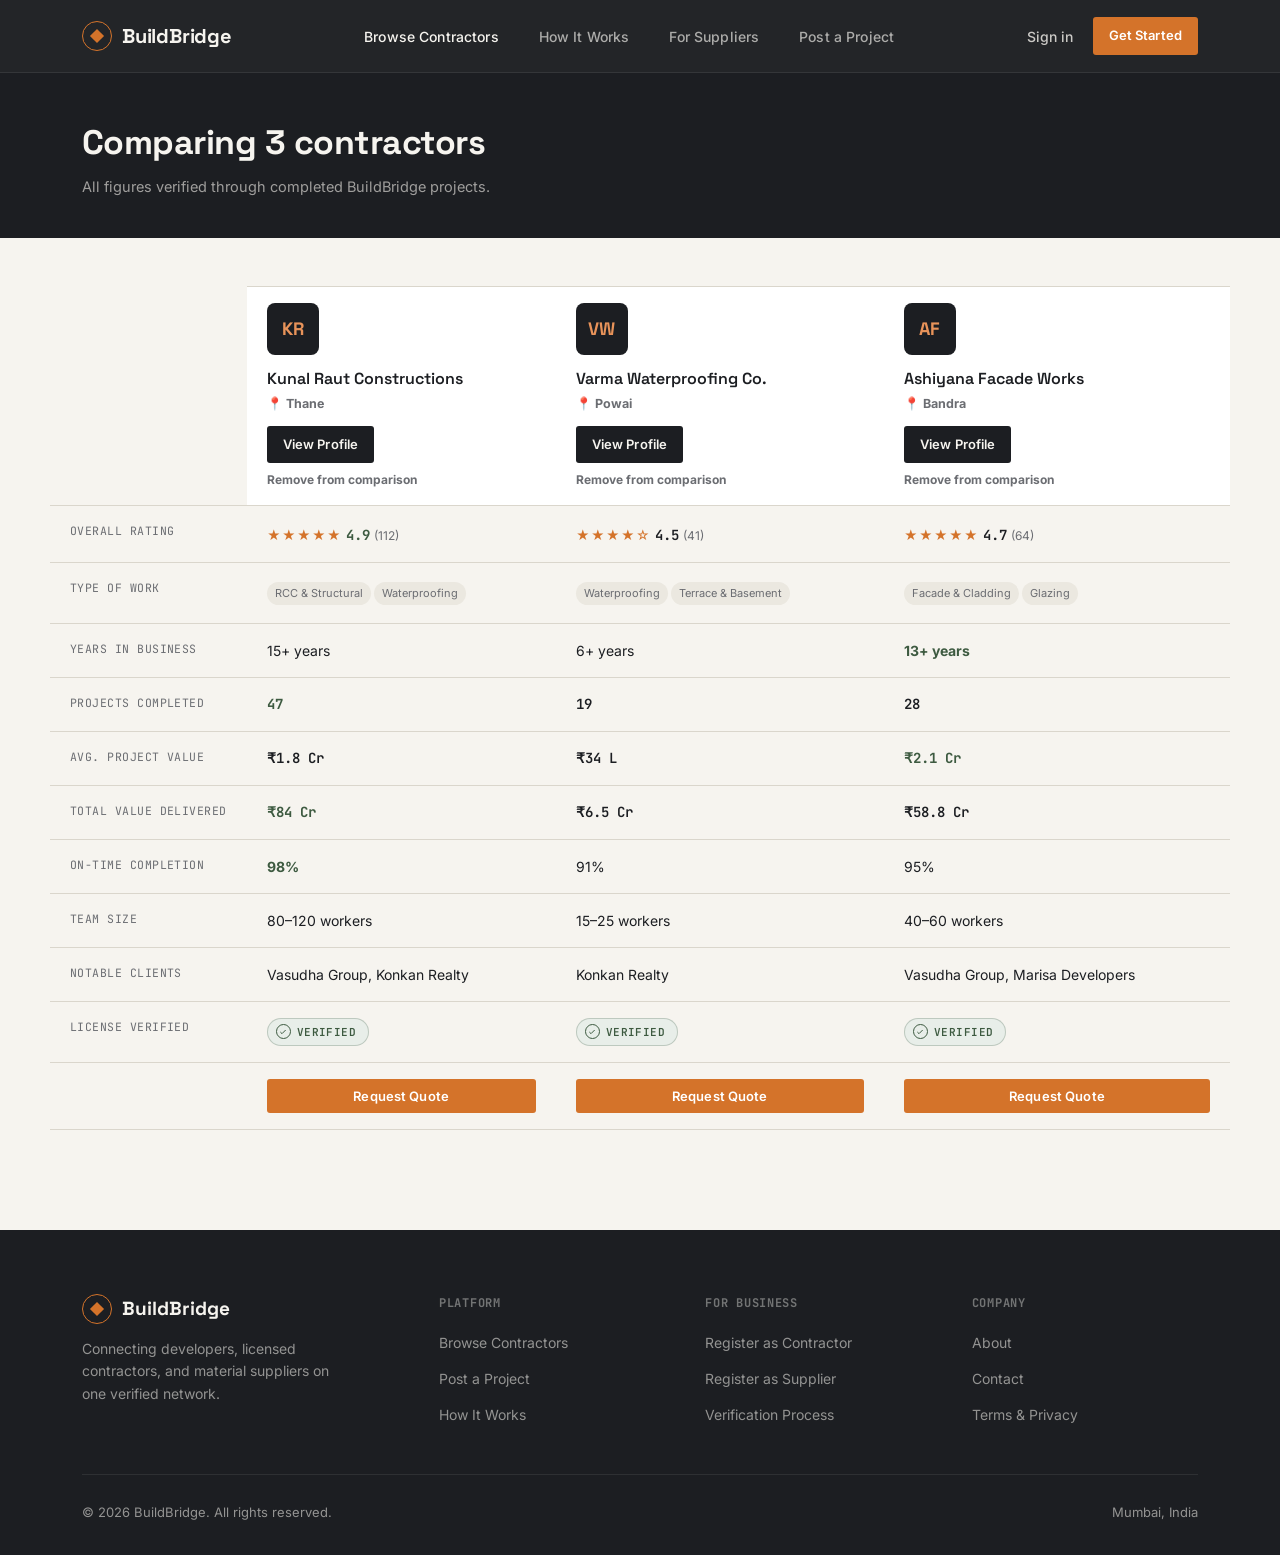
<file: compare.html>
<!DOCTYPE html>
<html lang="en">
<head>
<meta charset="UTF-8">
<meta name="viewport" content="width=device-width, initial-scale=1.0">
<title>Compare Contractors — BuildBridge</title>
<link rel="stylesheet" href="style.css">
<style>

.page-head { background: var(--charcoal); color: var(--paper); padding: 44px 0 40px; }
.page-head h1 { font-family: var(--display); font-weight: 700; font-size: clamp(26px, 3.2vw, 34px); letter-spacing: -0.015em; margin-bottom: 8px; }
.page-head p { color: rgba(246,244,239,0.6); font-size: 14.5px; }

.compare-wrap { padding: 48px 0 100px; overflow-x: auto; }

.compare-table { width: 100%; border-collapse: separate; border-spacing: 0; min-width: 760px; }

.compare-table th, .compare-table td {
  padding: 16px 20px;
  text-align: left;
  border-bottom: 1px solid var(--line);
  vertical-align: top;
}

.row-label {
  font-family: var(--mono);
  font-size: 11.5px;
  letter-spacing: 0.04em;
  text-transform: uppercase;
  color: var(--ink-dim);
  width: 180px;
  white-space: nowrap;
}

.compare-header-cell { background: var(--white); border-top: 1px solid var(--line); }
.chc-avatar { width: 52px; height: 52px; border-radius: 8px; background: var(--charcoal); color: var(--amber-soft); font-family: var(--display); font-weight: 700; font-size: 18px; display: flex; align-items: center; justify-content: center; margin-bottom: 12px; }
.chc-name { font-family: var(--display); font-weight: 600; font-size: 16px; margin-bottom: 4px; }
.chc-loc { font-size: 12.5px; color: var(--ink-dim); margin-bottom: 12px; }

.compare-val { font-size: 14px; }
.compare-val.mono { font-family: var(--mono); font-weight: 600; }
.compare-val.win { color: var(--verified); font-weight: 700; }

.stars-sm { color: var(--amber); letter-spacing: 1px; font-size: 13px; }

.tag-mini { display: inline-block; font-size: 11px; padding: 3px 8px; background: var(--paper-dim); border-radius: 12px; color: var(--ink-dim); margin: 2px 3px 2px 0; }

.remove-btn { font-size: 12px; color: var(--ink-dim); margin-top: 8px; }
.remove-btn:hover { color: var(--amber); }

@media (max-width: 800px) {
  .row-label { width: 130px; font-size: 10.5px; }
  .compare-table th, .compare-table td { padding: 12px 14px; }
}

</style>
</head>
<body>

<nav class="nav">
  <div class="wrap nav-inner">
    <a href="index.html" class="nav-logo">
      <span class="nav-logo-mark"></span>
      BuildBridge
    </a>
    <div class="nav-links">
      <a href="browse.html" class="active">Browse Contractors</a>
      <a href="index.html#how-it-works">How It Works</a>
      <a href="index.html#model">For Suppliers</a>
      <a href="dashboard.html">Post a Project</a>
    </div>
    <div class="nav-cta-group">
      <a href="#" class="nav-signin">Sign in</a>
      <a href="dashboard.html" class="btn btn-amber btn-sm">Get Started</a>
    </div>
  </div>
</nav>

<header class="page-head">
  <div class="wrap">
    <h1>Comparing 3 contractors</h1>
    <p>All figures verified through completed BuildBridge projects.</p>
  </div>
</header>

<div class="wrap compare-wrap">
  <table class="compare-table">
    <thead>
      <tr>
        <th class="row-label"></th>
        <th class="compare-header-cell">
          <div class="chc-avatar">KR</div>
          <div class="chc-name">Kunal Raut Constructions</div>
          <div class="chc-loc">📍 Thane</div>
          <a href="contractor-profile.html" class="btn btn-dark btn-sm">View Profile</a>
          <div class="remove-btn">Remove from comparison</div>
        </th>
        <th class="compare-header-cell">
          <div class="chc-avatar">VW</div>
          <div class="chc-name">Varma Waterproofing Co.</div>
          <div class="chc-loc">📍 Powai</div>
          <a href="#" class="btn btn-dark btn-sm">View Profile</a>
          <div class="remove-btn">Remove from comparison</div>
        </th>
        <th class="compare-header-cell">
          <div class="chc-avatar">AF</div>
          <div class="chc-name">Ashiyana Facade Works</div>
          <div class="chc-loc">📍 Bandra</div>
          <a href="#" class="btn btn-dark btn-sm">View Profile</a>
          <div class="remove-btn">Remove from comparison</div>
        </th>
      </tr>
    </thead>
    <tbody>
      <tr>
        <td class="row-label">Overall Rating</td>
        <td><span class="stars-sm">★★★★★</span> <span class="compare-val win mono">4.9</span> <span style="color:var(--ink-dim); font-size:12px">(112)</span></td>
        <td><span class="stars-sm">★★★★☆</span> <span class="compare-val mono">4.5</span> <span style="color:var(--ink-dim); font-size:12px">(41)</span></td>
        <td><span class="stars-sm">★★★★★</span> <span class="compare-val mono">4.7</span> <span style="color:var(--ink-dim); font-size:12px">(64)</span></td>
      </tr>
      <tr>
        <td class="row-label">Type of Work</td>
        <td><span class="tag-mini">RCC &amp; Structural</span><span class="tag-mini">Waterproofing</span></td>
        <td><span class="tag-mini">Waterproofing</span><span class="tag-mini">Terrace &amp; Basement</span></td>
        <td><span class="tag-mini">Facade &amp; Cladding</span><span class="tag-mini">Glazing</span></td>
      </tr>
      <tr>
        <td class="row-label">Years in Business</td>
        <td class="compare-val">15+ years</td>
        <td class="compare-val">6+ years</td>
        <td class="compare-val win">13+ years</td>
      </tr>
      <tr>
        <td class="row-label">Projects Completed</td>
        <td class="compare-val mono win">47</td>
        <td class="compare-val mono">19</td>
        <td class="compare-val mono">28</td>
      </tr>
      <tr>
        <td class="row-label">Avg. Project Value</td>
        <td class="compare-val mono">₹1.8 Cr</td>
        <td class="compare-val mono">₹34 L</td>
        <td class="compare-val mono win">₹2.1 Cr</td>
      </tr>
      <tr>
        <td class="row-label">Total Value Delivered</td>
        <td class="compare-val mono win">₹84 Cr</td>
        <td class="compare-val mono">₹6.5 Cr</td>
        <td class="compare-val mono">₹58.8 Cr</td>
      </tr>
      <tr>
        <td class="row-label">On-Time Completion</td>
        <td class="compare-val win">98%</td>
        <td class="compare-val">91%</td>
        <td class="compare-val">95%</td>
      </tr>
      <tr>
        <td class="row-label">Team Size</td>
        <td class="compare-val">80–120 workers</td>
        <td class="compare-val">15–25 workers</td>
        <td class="compare-val">40–60 workers</td>
      </tr>
      <tr>
        <td class="row-label">Notable Clients</td>
        <td class="compare-val">Vasudha Group, Konkan Realty</td>
        <td class="compare-val">Konkan Realty</td>
        <td class="compare-val">Vasudha Group, Marisa Developers</td>
      </tr>
      <tr>
        <td class="row-label">License Verified</td>
        <td><span class="stamp"><span class="stamp-icon"><svg viewBox="0 0 24 24" fill="none" stroke="currentColor" stroke-width="3"><polyline points="20 6 9 17 4 12"></polyline></svg></span>Verified</span></td>
        <td><span class="stamp"><span class="stamp-icon"><svg viewBox="0 0 24 24" fill="none" stroke="currentColor" stroke-width="3"><polyline points="20 6 9 17 4 12"></polyline></svg></span>Verified</span></td>
        <td><span class="stamp"><span class="stamp-icon"><svg viewBox="0 0 24 24" fill="none" stroke="currentColor" stroke-width="3"><polyline points="20 6 9 17 4 12"></polyline></svg></span>Verified</span></td>
      </tr>
      <tr>
        <td class="row-label"></td>
        <td><button class="btn btn-amber btn-sm btn-block">Request Quote</button></td>
        <td><button class="btn btn-amber btn-sm btn-block">Request Quote</button></td>
        <td><button class="btn btn-amber btn-sm btn-block">Request Quote</button></td>
      </tr>
    </tbody>
  </table>
</div>

<footer class="footer">
  <div class="wrap">
    <div class="footer-grid">
      <div>
        <div class="footer-logo">
          <span class="nav-logo-mark"></span>
          BuildBridge
        </div>
        <p class="footer-desc">Connecting developers, licensed contractors, and material suppliers on one verified network.</p>
      </div>
      <div class="footer-col">
        <h4>Platform</h4>
        <ul>
          <li><a href="browse.html">Browse Contractors</a></li>
          <li><a href="dashboard.html">Post a Project</a></li>
          <li><a href="index.html#how-it-works">How It Works</a></li>
        </ul>
      </div>
      <div class="footer-col">
        <h4>For Business</h4>
        <ul>
          <li><a href="#">Register as Contractor</a></li>
          <li><a href="#">Register as Supplier</a></li>
          <li><a href="#">Verification Process</a></li>
        </ul>
      </div>
      <div class="footer-col">
        <h4>Company</h4>
        <ul>
          <li><a href="#">About</a></li>
          <li><a href="#">Contact</a></li>
          <li><a href="#">Terms &amp; Privacy</a></li>
        </ul>
      </div>
    </div>
    <div class="footer-bottom">
      <span>© 2026 BuildBridge. All rights reserved.</span>
      <span>Mumbai, India</span>
    </div>
  </div>
</footer>

</body>
</html>
</file>
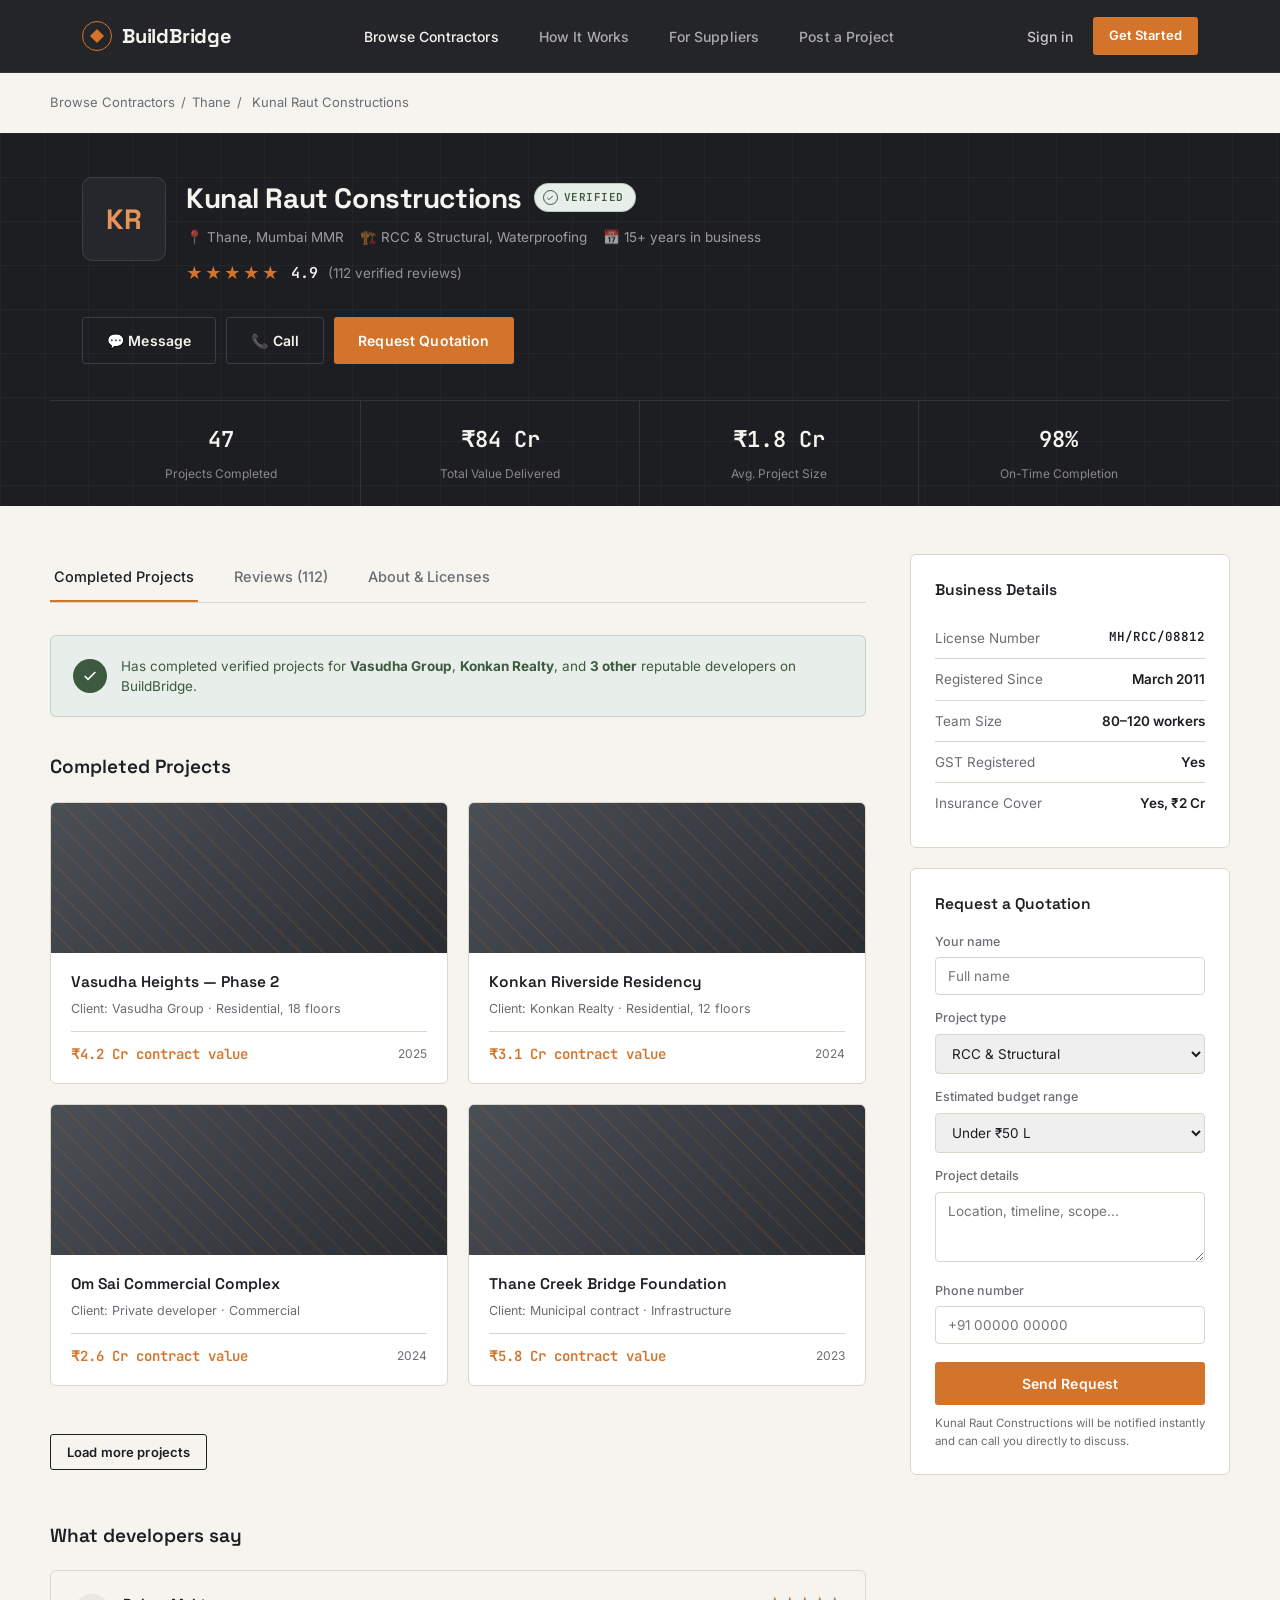
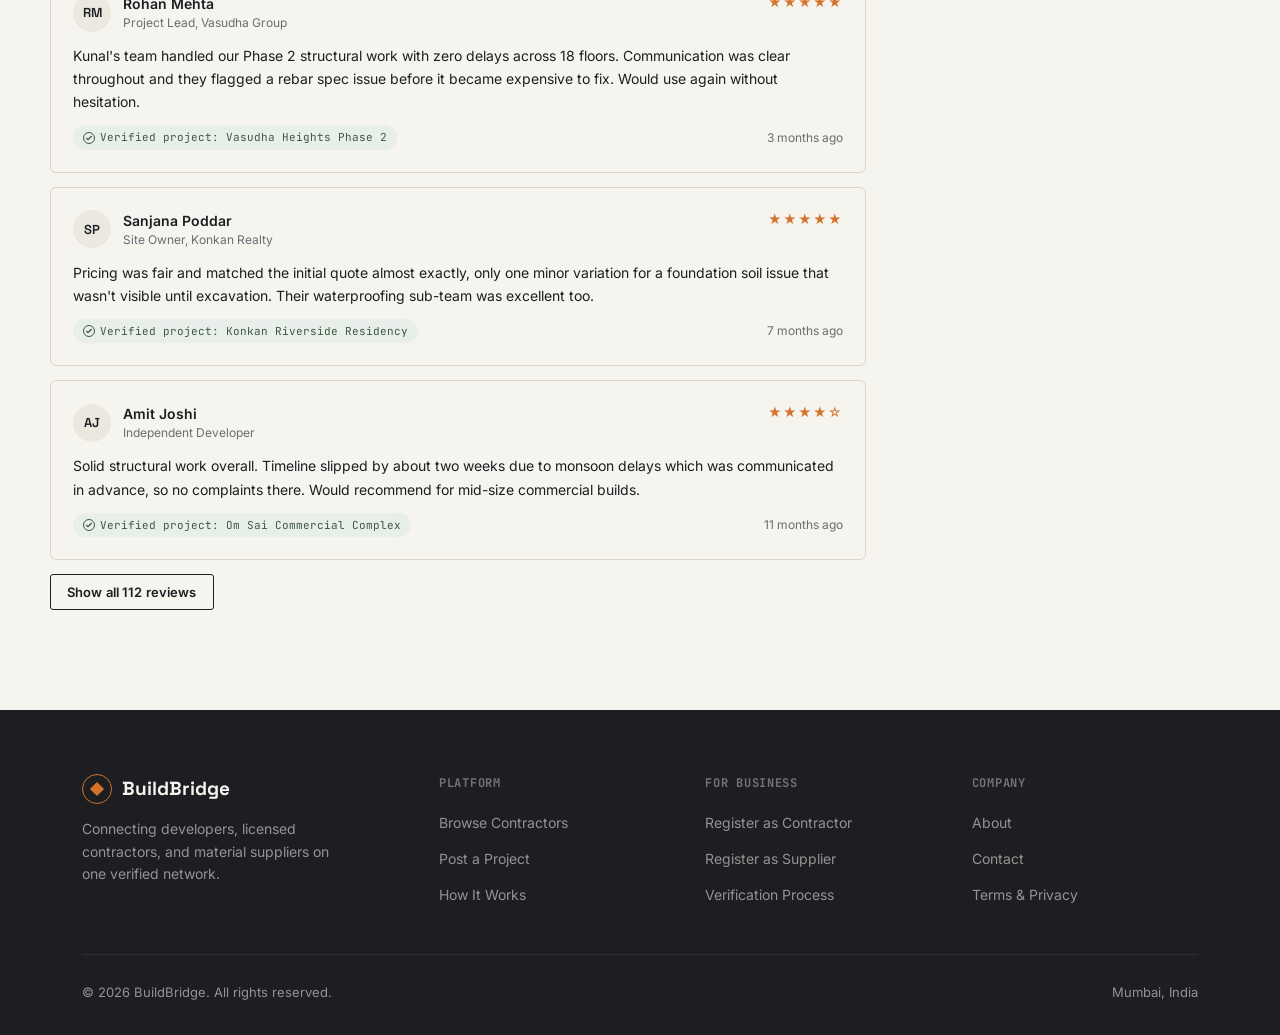
<file: contractor-profile.html>
<!DOCTYPE html>
<html lang="en">
<head>
<meta charset="UTF-8">
<meta name="viewport" content="width=device-width, initial-scale=1.0">
<title>Kunal Raut Constructions — BuildBridge</title>
<link rel="stylesheet" href="style.css">
<style>

.crumb { font-size: 13px; color: var(--ink-dim); padding: 20px 0; }
.crumb a { color: var(--ink-dim); }
.crumb a:hover { color: var(--amber); }
.crumb span { margin: 0 6px; }

/* PROFILE HEADER */
.profile-header {
  background: var(--charcoal);
  color: var(--paper);
  padding: 44px 0 0;
  position: relative;
  overflow: hidden;
}
.profile-header::before {
  content: '';
  position: absolute; inset: 0;
  background-image: linear-gradient(rgba(255,255,255,0.03) 1px, transparent 1px), linear-gradient(90deg, rgba(255,255,255,0.03) 1px, transparent 1px);
  background-size: 44px 44px;
}
.ph-inner { position: relative; z-index: 1; display: flex; justify-content: space-between; align-items: flex-start; gap: 32px; flex-wrap: wrap; padding-bottom: 36px; }

.ph-left { display: flex; gap: 20px; }
.ph-avatar {
  width: 84px; height: 84px;
  border-radius: 10px;
  background: var(--charcoal-soft);
  border: 1px solid rgba(255,255,255,0.1);
  color: var(--amber-soft);
  font-family: var(--display);
  font-weight: 700;
  font-size: 28px;
  display: flex;
  align-items: center;
  justify-content: center;
  flex-shrink: 0;
}

.ph-name-row { display: flex; align-items: center; gap: 12px; flex-wrap: wrap; margin-bottom: 8px; }
.ph-name { font-family: var(--display); font-weight: 700; font-size: 28px; letter-spacing: -0.015em; }

.ph-meta { display: flex; gap: 16px; flex-wrap: wrap; font-size: 13.5px; color: rgba(246,244,239,0.6); margin-bottom: 14px; }
.ph-meta span { display: flex; align-items: center; gap: 6px; }

.ph-rating-row { display: flex; align-items: center; gap: 10px; }
.ph-rating-row .stars { color: var(--amber); letter-spacing: 2px; font-size: 16px; }
.ph-rating-row .num { font-family: var(--mono); font-weight: 600; font-size: 15px; }
.ph-rating-row .count { color: rgba(246,244,239,0.55); font-size: 13.5px; }

.ph-actions { display: flex; gap: 10px; flex-wrap: wrap; }

.ph-stats-strip {
  position: relative; z-index: 1;
  display: grid;
  grid-template-columns: repeat(4, 1fr);
  border-top: 1px solid rgba(255,255,255,0.1);
}
.ph-stat { padding: 22px 0; text-align: center; border-right: 1px solid rgba(255,255,255,0.1); }
.ph-stat:last-child { border-right: none; }
.ph-stat .n { font-family: var(--mono); font-weight: 600; font-size: 22px; display: block; margin-bottom: 4px; }
.ph-stat .l { font-size: 12px; color: rgba(246,244,239,0.5); }

@media (max-width: 720px) { .ph-stats-strip { grid-template-columns: repeat(2, 1fr); } .ph-stat:nth-child(2) { border-right: none; } }

/* CONTENT LAYOUT */
.profile-layout { display: grid; grid-template-columns: 1fr 320px; gap: 44px; padding: 48px 0 100px; align-items: start; }

.tabs { display: flex; gap: 8px; border-bottom: 1px solid var(--line); margin-bottom: 32px; }
.tab { padding: 12px 4px; margin-right: 24px; font-size: 14.5px; font-weight: 500; color: var(--ink-dim); border-bottom: 2px solid transparent; cursor: pointer; }
.tab.active { color: var(--charcoal); border-bottom-color: var(--amber); }

/* WORKED WITH */
.worked-with-box {
  background: var(--verified-soft);
  border: 1px solid rgba(61,90,64,0.2);
  border-radius: 6px;
  padding: 20px 22px;
  margin-bottom: 36px;
  display: flex;
  align-items: center;
  gap: 14px;
}
.wwb-icon { width: 34px; height: 34px; border-radius: 50%; background: var(--verified); display: flex; align-items: center; justify-content: center; flex-shrink: 0; }
.wwb-icon svg { width: 16px; height: 16px; }
.wwb-text { font-size: 13.5px; color: var(--verified); line-height: 1.5; }
.wwb-text b { font-weight: 700; }

/* PROJECTS GRID */
.section-label { font-family: var(--display); font-weight: 600; font-size: 19px; margin-bottom: 20px; }

.projects-grid { display: grid; grid-template-columns: 1fr 1fr; gap: 20px; margin-bottom: 48px; }

.project-card { border: 1px solid var(--line); border-radius: 6px; overflow: hidden; background: var(--white); position: relative; }
.project-img {
  height: 150px;
  background: linear-gradient(135deg, #4A4E55, #2A2D32);
  position: relative;
}
.project-img::after {
  content: '';
  position: absolute; inset: 0;
  background-image: repeating-linear-gradient(45deg, rgba(212,115,42,0.12) 0, rgba(212,115,42,0.12) 2px, transparent 2px, transparent 16px);
}
.project-body { padding: 18px 20px; }
.project-title { font-family: var(--display); font-weight: 600; font-size: 15.5px; margin-bottom: 6px; }
.project-client { font-size: 12.5px; color: var(--ink-dim); margin-bottom: 12px; }
.project-meta-row { display: flex; justify-content: space-between; align-items: center; padding-top: 12px; border-top: 1px solid var(--line); }
.project-val { font-family: var(--mono); font-weight: 600; font-size: 14px; color: var(--amber); }
.project-year { font-size: 12px; color: var(--ink-dim); }

/* REVIEWS */
.review-card { border: 1px solid var(--line); border-radius: 6px; padding: 22px; margin-bottom: 14px; }
.review-top { display: flex; justify-content: space-between; align-items: flex-start; margin-bottom: 10px; }
.review-author { display: flex; gap: 12px; align-items: center; }
.review-avatar { width: 38px; height: 38px; border-radius: 50%; background: var(--paper-dim); display: flex; align-items: center; justify-content: center; font-family: var(--display); font-weight: 600; font-size: 13px; color: var(--charcoal); }
.review-name { font-weight: 600; font-size: 14px; }
.review-role { font-size: 12px; color: var(--ink-dim); }
.review-stars { color: var(--amber); letter-spacing: 1px; font-size: 13px; }
.review-body { font-size: 14px; line-height: 1.65; color: var(--ink); margin: 12px 0; }
.review-footer { display: flex; justify-content: space-between; align-items: center; }
.review-project-tag {
  font-family: var(--mono);
  font-size: 11px;
  color: var(--verified);
  background: var(--verified-soft);
  padding: 4px 10px;
  border-radius: 20px;
  display: inline-flex;
  align-items: center;
  gap: 5px;
}
.review-date { font-size: 12px; color: var(--ink-dim); }

/* SIDEBAR */
.side-box { background: var(--white); border: 1px solid var(--line); border-radius: 6px; padding: 24px; margin-bottom: 20px; }
.side-box h4 { font-family: var(--display); font-weight: 600; font-size: 15.5px; margin-bottom: 16px; }

.detail-row { display: flex; justify-content: space-between; padding: 10px 0; border-bottom: 1px solid var(--line); font-size: 13.5px; }
.detail-row:last-child { border-bottom: none; }
.detail-row .k { color: var(--ink-dim); }
.detail-row .v { font-weight: 600; text-align: right; }
.detail-row .v.mono { font-family: var(--mono); font-size: 12.5px; }

.quote-form label { display: block; font-size: 12.5px; font-weight: 500; color: var(--ink-dim); margin-bottom: 6px; margin-top: 14px; }
.quote-form label:first-child { margin-top: 0; }
.quote-form input, .quote-form select, .quote-form textarea {
  width: 100%;
  padding: 10px 12px;
  border: 1px solid var(--line);
  border-radius: 4px;
  font-family: var(--body);
  font-size: 13.5px;
  color: var(--ink);
}
.quote-form textarea { resize: vertical; min-height: 70px; }

.sticky-side { position: sticky; top: 92px; }

@media (max-width: 940px) {
  .profile-layout { grid-template-columns: 1fr; }
  .projects-grid { grid-template-columns: 1fr; }
  .sticky-side { position: static; }
}

</style>
</head>
<body>

<!-- NAV -->
<nav class="nav">
  <div class="wrap nav-inner">
    <a href="index.html" class="nav-logo">
      <span class="nav-logo-mark"></span>
      BuildBridge
    </a>
    <div class="nav-links">
      <a href="browse.html" class="active">Browse Contractors</a>
      <a href="index.html#how-it-works">How It Works</a>
      <a href="index.html#model">For Suppliers</a>
      <a href="dashboard.html">Post a Project</a>
    </div>
    <div class="nav-cta-group">
      <a href="#" class="nav-signin">Sign in</a>
      <a href="dashboard.html" class="btn btn-amber btn-sm">Get Started</a>
    </div>
  </div>
</nav>

<div class="wrap crumb">
  <a href="browse.html">Browse Contractors</a><span>/</span><a href="browse.html">Thane</a><span>/</span> Kunal Raut Constructions
</div>

<!-- PROFILE HEADER -->
<header class="profile-header">
  <div class="wrap ph-inner">
    <div class="ph-left">
      <div class="ph-avatar">KR</div>
      <div>
        <div class="ph-name-row">
          <span class="ph-name">Kunal Raut Constructions</span>
          <span class="stamp"><span class="stamp-icon"><svg viewBox="0 0 24 24" fill="none" stroke="currentColor" stroke-width="3"><polyline points="20 6 9 17 4 12"></polyline></svg></span>Verified</span>
        </div>
        <div class="ph-meta">
          <span>📍 Thane, Mumbai MMR</span>
          <span>🏗️ RCC &amp; Structural, Waterproofing</span>
          <span>📅 15+ years in business</span>
        </div>
        <div class="ph-rating-row">
          <span class="stars">★★★★★</span>
          <span class="num">4.9</span>
          <span class="count">(112 verified reviews)</span>
        </div>
      </div>
    </div>
    <div class="ph-actions">
      <button class="btn btn-outline">💬 Message</button>
      <button class="btn btn-outline">📞 Call</button>
      <a href="#quote" class="btn btn-amber">Request Quotation</a>
    </div>
  </div>

  <div class="wrap ph-stats-strip">
    <div class="ph-stat"><span class="n">47</span><span class="l">Projects Completed</span></div>
    <div class="ph-stat"><span class="n">₹84 Cr</span><span class="l">Total Value Delivered</span></div>
    <div class="ph-stat"><span class="n">₹1.8 Cr</span><span class="l">Avg. Project Size</span></div>
    <div class="ph-stat"><span class="n">98%</span><span class="l">On-Time Completion</span></div>
  </div>
</header>

<div class="wrap profile-layout">

  <!-- MAIN CONTENT -->
  <div>
    <div class="tabs">
      <div class="tab active" data-tab="projects">Completed Projects</div>
      <div class="tab" data-tab="reviews">Reviews (112)</div>
      <div class="tab" data-tab="about">About &amp; Licenses</div>
    </div>

    <div class="worked-with-box">
      <div class="wwb-icon"><svg viewBox="0 0 24 24" fill="none" stroke="white" stroke-width="2.5"><polyline points="20 6 9 17 4 12"></polyline></svg></div>
      <div class="wwb-text">Has completed verified projects for <b>Vasudha Group</b>, <b>Konkan Realty</b>, and <b>3 other</b> reputable developers on BuildBridge.</div>
    </div>

    <!-- PROJECTS TAB -->
    <div id="tab-projects">
      <div class="section-label">Completed Projects</div>
      <div class="projects-grid">
        <div class="project-card">
          <div class="project-img"></div>
          <div class="project-body">
            <div class="project-title">Vasudha Heights — Phase 2</div>
            <div class="project-client">Client: Vasudha Group · Residential, 18 floors</div>
            <div class="project-meta-row">
              <span class="project-val">₹4.2 Cr contract value</span>
              <span class="project-year">2025</span>
            </div>
          </div>
        </div>
        <div class="project-card">
          <div class="project-img"></div>
          <div class="project-body">
            <div class="project-title">Konkan Riverside Residency</div>
            <div class="project-client">Client: Konkan Realty · Residential, 12 floors</div>
            <div class="project-meta-row">
              <span class="project-val">₹3.1 Cr contract value</span>
              <span class="project-year">2024</span>
            </div>
          </div>
        </div>
        <div class="project-card">
          <div class="project-img"></div>
          <div class="project-body">
            <div class="project-title">Om Sai Commercial Complex</div>
            <div class="project-client">Client: Private developer · Commercial</div>
            <div class="project-meta-row">
              <span class="project-val">₹2.6 Cr contract value</span>
              <span class="project-year">2024</span>
            </div>
          </div>
        </div>
        <div class="project-card">
          <div class="project-img"></div>
          <div class="project-body">
            <div class="project-title">Thane Creek Bridge Foundation</div>
            <div class="project-client">Client: Municipal contract · Infrastructure</div>
            <div class="project-meta-row">
              <span class="project-val">₹5.8 Cr contract value</span>
              <span class="project-year">2023</span>
            </div>
          </div>
        </div>
      </div>
      <button class="btn btn-outline-dark btn-sm">Load more projects</button>
    </div>

    <!-- REVIEWS -->
    <div style="margin-top:52px">
      <div class="section-label">What developers say</div>

      <div class="review-card">
        <div class="review-top">
          <div class="review-author">
            <div class="review-avatar">RM</div>
            <div>
              <div class="review-name">Rohan Mehta</div>
              <div class="review-role">Project Lead, Vasudha Group</div>
            </div>
          </div>
          <span class="review-stars">★★★★★</span>
        </div>
        <p class="review-body">Kunal's team handled our Phase 2 structural work with zero delays across 18 floors. Communication was clear throughout and they flagged a rebar spec issue before it became expensive to fix. Would use again without hesitation.</p>
        <div class="review-footer">
          <span class="review-project-tag"><span class="stamp-icon" style="width:12px;height:12px"><svg viewBox="0 0 24 24" fill="none" stroke="currentColor" stroke-width="4"><polyline points="20 6 9 17 4 12"></polyline></svg></span>Verified project: Vasudha Heights Phase 2</span>
          <span class="review-date">3 months ago</span>
        </div>
      </div>

      <div class="review-card">
        <div class="review-top">
          <div class="review-author">
            <div class="review-avatar">SP</div>
            <div>
              <div class="review-name">Sanjana Poddar</div>
              <div class="review-role">Site Owner, Konkan Realty</div>
            </div>
          </div>
          <span class="review-stars">★★★★★</span>
        </div>
        <p class="review-body">Pricing was fair and matched the initial quote almost exactly, only one minor variation for a foundation soil issue that wasn't visible until excavation. Their waterproofing sub-team was excellent too.</p>
        <div class="review-footer">
          <span class="review-project-tag"><span class="stamp-icon" style="width:12px;height:12px"><svg viewBox="0 0 24 24" fill="none" stroke="currentColor" stroke-width="4"><polyline points="20 6 9 17 4 12"></polyline></svg></span>Verified project: Konkan Riverside Residency</span>
          <span class="review-date">7 months ago</span>
        </div>
      </div>

      <div class="review-card">
        <div class="review-top">
          <div class="review-author">
            <div class="review-avatar">AJ</div>
            <div>
              <div class="review-name">Amit Joshi</div>
              <div class="review-role">Independent Developer</div>
            </div>
          </div>
          <span class="review-stars">★★★★☆</span>
        </div>
        <p class="review-body">Solid structural work overall. Timeline slipped by about two weeks due to monsoon delays which was communicated in advance, so no complaints there. Would recommend for mid-size commercial builds.</p>
        <div class="review-footer">
          <span class="review-project-tag"><span class="stamp-icon" style="width:12px;height:12px"><svg viewBox="0 0 24 24" fill="none" stroke="currentColor" stroke-width="4"><polyline points="20 6 9 17 4 12"></polyline></svg></span>Verified project: Om Sai Commercial Complex</span>
          <span class="review-date">11 months ago</span>
        </div>
      </div>

      <button class="btn btn-outline-dark btn-sm">Show all 112 reviews</button>
    </div>
  </div>

  <!-- SIDEBAR -->
  <div class="sticky-side">
    <div class="side-box">
      <h4>Business Details</h4>
      <div class="detail-row"><span class="k">License Number</span><span class="v mono">MH/RCC/08812</span></div>
      <div class="detail-row"><span class="k">Registered Since</span><span class="v">March 2011</span></div>
      <div class="detail-row"><span class="k">Team Size</span><span class="v">80–120 workers</span></div>
      <div class="detail-row"><span class="k">GST Registered</span><span class="v">Yes</span></div>
      <div class="detail-row"><span class="k">Insurance Cover</span><span class="v">Yes, ₹2 Cr</span></div>
    </div>

    <div class="side-box quote-form" id="quote">
      <h4>Request a Quotation</h4>
      <label>Your name</label>
      <input type="text" placeholder="Full name">
      <label>Project type</label>
      <select>
        <option>RCC &amp; Structural</option>
        <option>Waterproofing</option>
        <option>Full construction</option>
      </select>
      <label>Estimated budget range</label>
      <select>
        <option>Under ₹50 L</option>
        <option>₹50 L – ₹1 Cr</option>
        <option>₹1 Cr – ₹3 Cr</option>
        <option>₹3 Cr+</option>
      </select>
      <label>Project details</label>
      <textarea placeholder="Location, timeline, scope..."></textarea>
      <label>Phone number</label>
      <input type="tel" placeholder="+91 00000 00000">
      <button class="btn btn-amber btn-block" style="margin-top:18px">Send Request</button>
      <p style="font-size:11.5px; color:var(--ink-dim); margin-top:10px; line-height:1.5;">Kunal Raut Constructions will be notified instantly and can call you directly to discuss.</p>
    </div>
  </div>

</div>

<!-- FOOTER -->
<footer class="footer">
  <div class="wrap">
    <div class="footer-grid">
      <div>
        <div class="footer-logo">
          <span class="nav-logo-mark"></span>
          BuildBridge
        </div>
        <p class="footer-desc">Connecting developers, licensed contractors, and material suppliers on one verified network.</p>
      </div>
      <div class="footer-col">
        <h4>Platform</h4>
        <ul>
          <li><a href="browse.html">Browse Contractors</a></li>
          <li><a href="dashboard.html">Post a Project</a></li>
          <li><a href="index.html#how-it-works">How It Works</a></li>
        </ul>
      </div>
      <div class="footer-col">
        <h4>For Business</h4>
        <ul>
          <li><a href="#">Register as Contractor</a></li>
          <li><a href="#">Register as Supplier</a></li>
          <li><a href="#">Verification Process</a></li>
        </ul>
      </div>
      <div class="footer-col">
        <h4>Company</h4>
        <ul>
          <li><a href="#">About</a></li>
          <li><a href="#">Contact</a></li>
          <li><a href="#">Terms &amp; Privacy</a></li>
        </ul>
      </div>
    </div>
    <div class="footer-bottom">
      <span>© 2026 BuildBridge. All rights reserved.</span>
      <span>Mumbai, India</span>
    </div>
  </div>
</footer>

<script>
document.querySelectorAll('.tab').forEach(tab => {
  tab.addEventListener('click', () => {
    document.querySelectorAll('.tab').forEach(t => t.classList.remove('active'));
    tab.classList.add('active');
  });
});
</script>

</body>
</html>
</file>
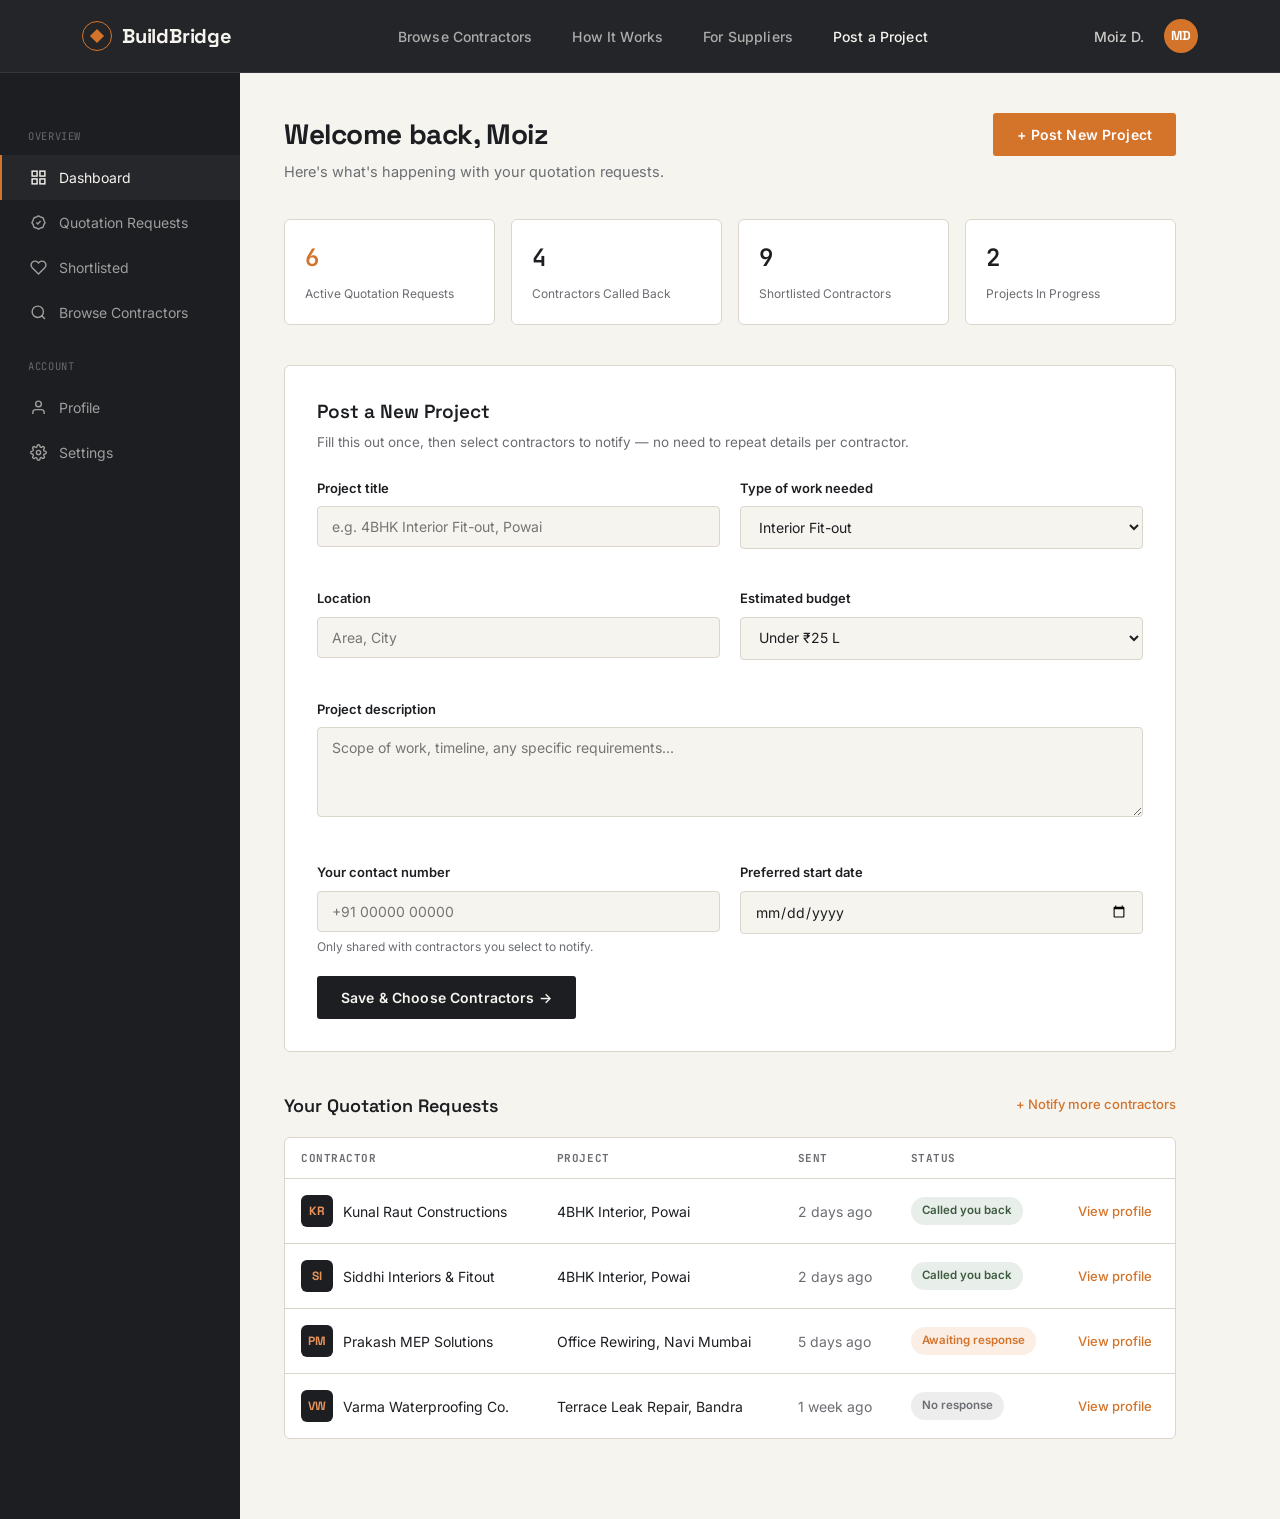
<file: dashboard.html>
<!DOCTYPE html>
<html lang="en">
<head>
<meta charset="UTF-8">
<meta name="viewport" content="width=device-width, initial-scale=1.0">
<title>Dashboard — BuildBridge</title>
<link rel="stylesheet" href="style.css">
<style>

.dash-layout { display: grid; grid-template-columns: 240px 1fr; min-height: calc(100vh - 72px); }

.dash-sidebar { background: var(--charcoal); color: var(--paper); padding: 32px 0; }
.dash-nav-item {
  display: flex; align-items: center; gap: 12px;
  padding: 12px 28px;
  font-size: 14px;
  color: rgba(246,244,239,0.6);
  border-left: 2px solid transparent;
  transition: all 0.15s ease;
}
.dash-nav-item:hover { color: var(--paper); }
.dash-nav-item.active { color: var(--paper); border-left-color: var(--amber); background: rgba(255,255,255,0.04); }
.dash-nav-item svg { width: 17px; height: 17px; flex-shrink: 0; }

.dash-sidebar-section { padding: 0 28px; margin: 24px 0 10px; font-family: var(--mono); font-size: 10.5px; letter-spacing: 0.06em; text-transform: uppercase; color: rgba(246,244,239,0.35); }

.dash-main { padding: 40px 44px; max-width: 980px; }

.dash-head { display: flex; justify-content: space-between; align-items: flex-start; margin-bottom: 36px; flex-wrap: wrap; gap: 16px; }
.dash-head h1 { font-family: var(--display); font-weight: 700; font-size: 28px; letter-spacing: -0.015em; margin-bottom: 6px; }
.dash-head p { color: var(--ink-dim); font-size: 14.5px; }

.stat-cards { display: grid; grid-template-columns: repeat(4, 1fr); gap: 16px; margin-bottom: 40px; }
.stat-card { background: var(--white); border: 1px solid var(--line); border-radius: 6px; padding: 20px; }
.stat-card .n { font-family: var(--mono); font-weight: 600; font-size: 24px; display: block; margin-bottom: 4px; }
.stat-card .l { font-size: 12px; color: var(--ink-dim); }
.stat-card .n.amber { color: var(--amber); }

/* POST PROJECT FORM */
.post-form-box { background: var(--white); border: 1px solid var(--line); border-radius: 6px; padding: 32px; margin-bottom: 40px; }
.post-form-box h3 { font-family: var(--display); font-weight: 600; font-size: 19px; margin-bottom: 6px; }
.post-form-box .sub { font-size: 13.5px; color: var(--ink-dim); margin-bottom: 26px; }

.form-grid { display: grid; grid-template-columns: 1fr 1fr; gap: 20px; }
.form-field { margin-bottom: 20px; }
.form-field.full { grid-column: 1 / -1; }
.form-field label { display: block; font-size: 13px; font-weight: 600; margin-bottom: 8px; }
.form-field input, .form-field select, .form-field textarea {
  width: 100%;
  padding: 11px 14px;
  border: 1px solid var(--line);
  border-radius: 4px;
  font-family: var(--body);
  font-size: 14px;
  color: var(--ink);
  background: var(--paper);
}
.form-field textarea { resize: vertical; min-height: 90px; }
.form-hint { font-size: 12px; color: var(--ink-dim); margin-top: 6px; }

/* REQUEST TRACKER */
.req-table { width: 100%; border-collapse: collapse; }
.req-table th {
  text-align: left;
  font-family: var(--mono);
  font-size: 11px;
  letter-spacing: 0.05em;
  text-transform: uppercase;
  color: var(--ink-dim);
  padding: 12px 16px;
  border-bottom: 1px solid var(--line);
}
.req-table td { padding: 16px; border-bottom: 1px solid var(--line); font-size: 14px; vertical-align: middle; }
.req-table tr:last-child td { border-bottom: none; }

.req-name-cell { display: flex; align-items: center; gap: 10px; }
.req-avatar { width: 32px; height: 32px; border-radius: 6px; background: var(--charcoal); color: var(--amber-soft); font-family: var(--display); font-weight: 700; font-size: 12px; display: flex; align-items: center; justify-content: center; flex-shrink: 0; }

.status-pill { font-size: 11.5px; font-weight: 600; padding: 5px 11px; border-radius: 20px; display: inline-block; }
.status-pending { background: rgba(212,115,42,0.12); color: var(--amber); }
.status-called { background: var(--verified-soft); color: var(--verified); }
.status-declined { background: rgba(107,109,114,0.12); color: var(--ink-dim); }

.section-title-row { display: flex; justify-content: space-between; align-items: center; margin-bottom: 18px; }
.section-title-row h3 { font-family: var(--display); font-weight: 600; font-size: 18px; }

@media (max-width: 900px) {
  .dash-layout { grid-template-columns: 1fr; }
  .dash-sidebar { display: none; }
  .dash-main { padding: 28px 20px; }
  .stat-cards { grid-template-columns: 1fr 1fr; }
  .form-grid { grid-template-columns: 1fr; }
  .req-table { display: block; overflow-x: auto; }
}

</style>
</head>
<body>

<nav class="nav">
  <div class="wrap nav-inner">
    <a href="index.html" class="nav-logo">
      <span class="nav-logo-mark"></span>
      BuildBridge
    </a>
    <div class="nav-links">
      <a href="browse.html">Browse Contractors</a>
      <a href="index.html#how-it-works">How It Works</a>
      <a href="index.html#model">For Suppliers</a>
      <a href="dashboard.html" class="active">Post a Project</a>
    </div>
    <div class="nav-cta-group">
      <span class="nav-signin">Moiz D.</span>
      <div style="width:34px;height:34px;border-radius:50%;background:var(--amber);display:flex;align-items:center;justify-content:center;font-family:var(--display);font-weight:700;font-size:13px;color:white;">MD</div>
    </div>
  </div>
</nav>

<div class="dash-layout">

  <!-- SIDEBAR -->
  <aside class="dash-sidebar">
    <div class="dash-sidebar-section">Overview</div>
    <a href="#" class="dash-nav-item active">
      <svg viewBox="0 0 24 24" fill="none" stroke="currentColor" stroke-width="2"><rect x="3" y="3" width="7" height="7"></rect><rect x="14" y="3" width="7" height="7"></rect><rect x="14" y="14" width="7" height="7"></rect><rect x="3" y="14" width="7" height="7"></rect></svg>
      Dashboard
    </a>
    <a href="#" class="dash-nav-item">
      <svg viewBox="0 0 24 24" fill="none" stroke="currentColor" stroke-width="2"><path d="M9 12l2 2 4-4M7.835 4.697a3.42 3.42 0 001.946-.806 3.42 3.42 0 014.438 0 3.42 3.42 0 001.946.806 3.42 3.42 0 013.138 3.138 3.42 3.42 0 00.806 1.946 3.42 3.42 0 010 4.438 3.42 3.42 0 00-.806 1.946 3.42 3.42 0 01-3.138 3.138 3.42 3.42 0 00-1.946.806 3.42 3.42 0 01-4.438 0 3.42 3.42 0 00-1.946-.806 3.42 3.42 0 01-3.138-3.138 3.42 3.42 0 00-.806-1.946 3.42 3.42 0 010-4.438 3.42 3.42 0 00.806-1.946 3.42 3.42 0 013.138-3.138z"></path></svg>
      Quotation Requests
    </a>
    <a href="#" class="dash-nav-item">
      <svg viewBox="0 0 24 24" fill="none" stroke="currentColor" stroke-width="2"><path d="M20.84 4.61a5.5 5.5 0 00-7.78 0L12 5.67l-1.06-1.06a5.5 5.5 0 00-7.78 7.78l1.06 1.06L12 21.23l7.78-7.78 1.06-1.06a5.5 5.5 0 000-7.78z"></path></svg>
      Shortlisted
    </a>
    <a href="browse.html" class="dash-nav-item">
      <svg viewBox="0 0 24 24" fill="none" stroke="currentColor" stroke-width="2"><circle cx="11" cy="11" r="8"></circle><line x1="21" y1="21" x2="16.65" y2="16.65"></line></svg>
      Browse Contractors
    </a>

    <div class="dash-sidebar-section">Account</div>
    <a href="#" class="dash-nav-item">
      <svg viewBox="0 0 24 24" fill="none" stroke="currentColor" stroke-width="2"><path d="M20 21v-2a4 4 0 00-4-4H8a4 4 0 00-4 4v2"></path><circle cx="12" cy="7" r="4"></circle></svg>
      Profile
    </a>
    <a href="#" class="dash-nav-item">
      <svg viewBox="0 0 24 24" fill="none" stroke="currentColor" stroke-width="2"><circle cx="12" cy="12" r="3"></circle><path d="M19.4 15a1.65 1.65 0 00.33 1.82l.06.06a2 2 0 11-2.83 2.83l-.06-.06a1.65 1.65 0 00-1.82-.33 1.65 1.65 0 00-1 1.51V21a2 2 0 11-4 0v-.09A1.65 1.65 0 009 19.4a1.65 1.65 0 00-1.82.33l-.06.06a2 2 0 11-2.83-2.83l.06-.06a1.65 1.65 0 00.33-1.82 1.65 1.65 0 00-1.51-1H3a2 2 0 110-4h.09A1.65 1.65 0 004.6 9a1.65 1.65 0 00-.33-1.82l-.06-.06a2 2 0 112.83-2.83l.06.06a1.65 1.65 0 001.82.33H9a1.65 1.65 0 001-1.51V3a2 2 0 114 0v.09a1.65 1.65 0 001 1.51 1.65 1.65 0 001.82-.33l.06-.06a2 2 0 112.83 2.83l-.06.06a1.65 1.65 0 00-.33 1.82V9a1.65 1.65 0 001.51 1H21a2 2 0 110 4h-.09a1.65 1.65 0 00-1.51 1z"></path></svg>
      Settings
    </a>
  </aside>

  <!-- MAIN -->
  <main class="dash-main">
    <div class="dash-head">
      <div>
        <h1>Welcome back, Moiz</h1>
        <p>Here's what's happening with your quotation requests.</p>
      </div>
      <button class="btn btn-amber" onclick="document.getElementById('postForm').scrollIntoView({behavior:'smooth'})">+ Post New Project</button>
    </div>

    <div class="stat-cards">
      <div class="stat-card">
        <span class="n amber">6</span>
        <span class="l">Active Quotation Requests</span>
      </div>
      <div class="stat-card">
        <span class="n">4</span>
        <span class="l">Contractors Called Back</span>
      </div>
      <div class="stat-card">
        <span class="n">9</span>
        <span class="l">Shortlisted Contractors</span>
      </div>
      <div class="stat-card">
        <span class="n">2</span>
        <span class="l">Projects In Progress</span>
      </div>
    </div>

    <!-- POST PROJECT -->
    <div class="post-form-box" id="postForm">
      <h3>Post a New Project</h3>
      <p class="sub">Fill this out once, then select contractors to notify — no need to repeat details per contractor.</p>

      <div class="form-grid">
        <div class="form-field">
          <label>Project title</label>
          <input type="text" placeholder="e.g. 4BHK Interior Fit-out, Powai">
        </div>
        <div class="form-field">
          <label>Type of work needed</label>
          <select>
            <option>Interior Fit-out</option>
            <option>RCC &amp; Structural</option>
            <option>Electrical &amp; MEP</option>
            <option>Plumbing</option>
            <option>Waterproofing</option>
            <option>Facade &amp; Cladding</option>
          </select>
        </div>
        <div class="form-field">
          <label>Location</label>
          <input type="text" placeholder="Area, City">
        </div>
        <div class="form-field">
          <label>Estimated budget</label>
          <select>
            <option>Under ₹25 L</option>
            <option>₹25 L – ₹75 L</option>
            <option>₹75 L – ₹2 Cr</option>
            <option>₹2 Cr+</option>
          </select>
        </div>
        <div class="form-field full">
          <label>Project description</label>
          <textarea placeholder="Scope of work, timeline, any specific requirements..."></textarea>
        </div>
        <div class="form-field">
          <label>Your contact number</label>
          <input type="tel" placeholder="+91 00000 00000">
          <p class="form-hint">Only shared with contractors you select to notify.</p>
        </div>
        <div class="form-field">
          <label>Preferred start date</label>
          <input type="date">
        </div>
      </div>

      <button class="btn btn-dark">Save &amp; Choose Contractors →</button>
    </div>

    <!-- QUOTATION REQUEST TRACKER -->
    <div class="section-title-row">
      <h3>Your Quotation Requests</h3>
      <a href="browse.html" style="font-size:13px; color:var(--amber); font-weight:500;">+ Notify more contractors</a>
    </div>

    <div style="background:var(--white); border:1px solid var(--line); border-radius:6px; overflow:hidden; margin-bottom:40px;">
      <table class="req-table">
        <thead>
          <tr>
            <th>Contractor</th>
            <th>Project</th>
            <th>Sent</th>
            <th>Status</th>
            <th></th>
          </tr>
        </thead>
        <tbody>
          <tr>
            <td>
              <div class="req-name-cell">
                <div class="req-avatar">KR</div>
                Kunal Raut Constructions
              </div>
            </td>
            <td>4BHK Interior, Powai</td>
            <td style="color:var(--ink-dim)">2 days ago</td>
            <td><span class="status-pill status-called">Called you back</span></td>
            <td><a href="contractor-profile.html" style="font-size:13px; color:var(--amber); font-weight:500;">View profile</a></td>
          </tr>
          <tr>
            <td>
              <div class="req-name-cell">
                <div class="req-avatar">SI</div>
                Siddhi Interiors &amp; Fitout
              </div>
            </td>
            <td>4BHK Interior, Powai</td>
            <td style="color:var(--ink-dim)">2 days ago</td>
            <td><span class="status-pill status-called">Called you back</span></td>
            <td><a href="contractor-profile.html" style="font-size:13px; color:var(--amber); font-weight:500;">View profile</a></td>
          </tr>
          <tr>
            <td>
              <div class="req-name-cell">
                <div class="req-avatar">PM</div>
                Prakash MEP Solutions
              </div>
            </td>
            <td>Office Rewiring, Navi Mumbai</td>
            <td style="color:var(--ink-dim)">5 days ago</td>
            <td><span class="status-pill status-pending">Awaiting response</span></td>
            <td><a href="contractor-profile.html" style="font-size:13px; color:var(--amber); font-weight:500;">View profile</a></td>
          </tr>
          <tr>
            <td>
              <div class="req-name-cell">
                <div class="req-avatar">VW</div>
                Varma Waterproofing Co.
              </div>
            </td>
            <td>Terrace Leak Repair, Bandra</td>
            <td style="color:var(--ink-dim)">1 week ago</td>
            <td><span class="status-pill status-declined">No response</span></td>
            <td><a href="contractor-profile.html" style="font-size:13px; color:var(--amber); font-weight:500;">View profile</a></td>
          </tr>
        </tbody>
      </table>
    </div>

  </main>
</div>

</body>
</html>
</file>
<file: style.css>
/* ============================================
   BUILDBRIDGE DESIGN SYSTEM
   Blueprint precision, built trust.
   ============================================ */

@import url('https://fonts.googleapis.com/css2?family=Space+Grotesk:wght@400;500;600;700&family=Inter:wght@400;500;600;700&family=JetBrains+Mono:wght@400;500;600&display=swap');

:root {
  /* Color */
  --charcoal:      #1C1E22;
  --charcoal-soft: #24272C;
  --steel:         #3A3F47;
  --paper:         #F6F4EF;
  --paper-dim:     #EBE8E0;
  --line:          #DAD6CC;
  --line-dark:     #3A3F47;
  --amber:         #D4732A;
  --amber-soft:    #E8935A;
  --verified:      #3D5A40;
  --verified-soft: #E8EEE9;
  --ink:           #1C1E22;
  --ink-dim:       #6B6D72;
  --white:         #FFFFFF;

  /* Type */
  --display: 'Space Grotesk', sans-serif;
  --body:    'Inter', sans-serif;
  --mono:    'JetBrains Mono', monospace;

  --container: 1180px;
}

* { margin: 0; padding: 0; box-sizing: border-box; }

html { scroll-behavior: smooth; }

body {
  font-family: var(--body);
  color: var(--ink);
  background: var(--paper);
  -webkit-font-smoothing: antialiased;
  line-height: 1.5;
}

a { color: inherit; text-decoration: none; }
button { font-family: inherit; cursor: pointer; border: none; background: none; }
img { max-width: 100%; display: block; }
ul { list-style: none; }

.wrap {
  max-width: var(--container);
  margin: 0 auto;
  padding: 0 32px;
}

/* ---------- Focus states (accessibility) ---------- */
a:focus-visible,
button:focus-visible,
input:focus-visible,
select:focus-visible,
textarea:focus-visible {
  outline: 2px solid var(--amber);
  outline-offset: 3px;
  border-radius: 2px;
}

@media (prefers-reduced-motion: reduce) {
  *, *::before, *::after {
    animation-duration: 0.01ms !important;
    animation-iteration-count: 1 !important;
    transition-duration: 0.01ms !important;
    scroll-behavior: auto !important;
  }
}

/* ============================================
   NAVIGATION
   ============================================ */

.nav {
  position: sticky;
  top: 0;
  z-index: 100;
  background: rgba(28, 30, 34, 0.97);
  backdrop-filter: blur(8px);
  border-bottom: 1px solid rgba(255,255,255,0.08);
}

.nav-inner {
  display: flex;
  align-items: center;
  justify-content: space-between;
  height: 72px;
}

.nav-logo {
  display: flex;
  align-items: center;
  gap: 10px;
  font-family: var(--display);
  font-weight: 700;
  font-size: 20px;
  color: var(--paper);
  letter-spacing: -0.01em;
}

.nav-logo-mark {
  width: 30px;
  height: 30px;
  border: 1.5px solid var(--amber);
  border-radius: 50%;
  display: flex;
  align-items: center;
  justify-content: center;
  position: relative;
  flex-shrink: 0;
}

.nav-logo-mark::before {
  content: '';
  width: 10px;
  height: 10px;
  background: var(--amber);
  transform: rotate(45deg);
}

.nav-links {
  display: flex;
  align-items: center;
  gap: 40px;
}

.nav-links a {
  font-size: 14px;
  font-weight: 500;
  color: rgba(246, 244, 239, 0.65);
  transition: color 0.15s ease;
  letter-spacing: 0.01em;
}

.nav-links a:hover,
.nav-links a.active {
  color: var(--paper);
}

.nav-cta-group {
  display: flex;
  align-items: center;
  gap: 20px;
}

.nav-signin {
  font-size: 14px;
  font-weight: 500;
  color: rgba(246, 244, 239, 0.8);
}

@media (max-width: 860px) {
  .nav-links { display: none; }
}

/* ============================================
   BUTTONS
   ============================================ */

.btn {
  display: inline-flex;
  align-items: center;
  justify-content: center;
  gap: 8px;
  font-family: var(--body);
  font-weight: 600;
  font-size: 14px;
  letter-spacing: 0.01em;
  padding: 13px 24px;
  border-radius: 3px;
  transition: all 0.15s ease;
  white-space: nowrap;
}

.btn-amber {
  background: var(--amber);
  color: var(--white);
}
.btn-amber:hover { background: #BE6520; }

.btn-dark {
  background: var(--charcoal);
  color: var(--paper);
}
.btn-dark:hover { background: #0F1013; }

.btn-outline {
  background: transparent;
  border: 1.5px solid var(--line-dark);
  color: var(--paper);
}
.btn-outline:hover { border-color: var(--amber); color: var(--amber); }

.btn-outline-dark {
  background: transparent;
  border: 1.5px solid var(--charcoal);
  color: var(--charcoal);
}
.btn-outline-dark:hover { background: var(--charcoal); color: var(--paper); }

.btn-ghost {
  background: transparent;
  color: var(--charcoal);
  padding: 13px 10px;
}
.btn-ghost:hover { color: var(--amber); }

.btn-sm { padding: 9px 16px; font-size: 13px; }
.btn-block { width: 100%; }

/* ============================================
   TYPOGRAPHY UTILITIES
   ============================================ */

.eyebrow {
  font-family: var(--mono);
  font-size: 12px;
  font-weight: 500;
  letter-spacing: 0.08em;
  text-transform: uppercase;
  color: var(--amber);
  display: flex;
  align-items: center;
  gap: 10px;
}

.eyebrow::before {
  content: '';
  width: 20px;
  height: 1.5px;
  background: var(--amber);
}

.h1 {
  font-family: var(--display);
  font-weight: 700;
  font-size: clamp(40px, 5.5vw, 68px);
  line-height: 1.03;
  letter-spacing: -0.02em;
}

.h2 {
  font-family: var(--display);
  font-weight: 700;
  font-size: clamp(30px, 3.6vw, 42px);
  line-height: 1.08;
  letter-spacing: -0.015em;
}

.h3 {
  font-family: var(--display);
  font-weight: 600;
  font-size: 24px;
  line-height: 1.2;
  letter-spacing: -0.01em;
}

.lede {
  font-size: 18px;
  line-height: 1.6;
  color: var(--ink-dim);
  max-width: 540px;
}

.mono-stat {
  font-family: var(--mono);
  font-weight: 600;
}

/* ============================================
   VERIFICATION STAMP (signature element)
   ============================================ */

.stamp {
  display: inline-flex;
  align-items: center;
  gap: 6px;
  font-family: var(--mono);
  font-size: 11px;
  font-weight: 600;
  letter-spacing: 0.04em;
  text-transform: uppercase;
  color: var(--verified);
  background: var(--verified-soft);
  border: 1px solid rgba(61, 90, 64, 0.25);
  border-radius: 20px;
  padding: 5px 12px 5px 8px;
}

.stamp-icon {
  width: 15px;
  height: 15px;
  border-radius: 50%;
  border: 1.5px solid var(--verified);
  display: flex;
  align-items: center;
  justify-content: center;
  flex-shrink: 0;
}

.stamp-icon svg { width: 8px; height: 8px; }

.stamp-lg {
  position: absolute;
  top: 20px;
  right: 20px;
  width: 64px;
  height: 64px;
  border-radius: 50%;
  border: 2px solid var(--verified);
  display: flex;
  align-items: center;
  justify-content: center;
  background: rgba(255,255,255,0.95);
  transform: rotate(-8deg);
}

.stamp-lg-inner {
  width: 52px;
  height: 52px;
  border-radius: 50%;
  border: 1px dashed var(--verified);
  display: flex;
  flex-direction: column;
  align-items: center;
  justify-content: center;
  gap: 1px;
}

.stamp-lg-inner span {
  font-family: var(--mono);
  font-size: 7px;
  font-weight: 700;
  letter-spacing: 0.03em;
  color: var(--verified);
  text-transform: uppercase;
}

/* ============================================
   SECTION SPACING
   ============================================ */

.section { padding: 100px 0; }
.section-tight { padding: 64px 0; }

@media (max-width: 720px) {
  .section { padding: 64px 0; }
  .wrap { padding: 0 20px; }
}

/* ============================================
   FOOTER
   ============================================ */

.footer {
  background: var(--charcoal);
  color: rgba(246, 244, 239, 0.55);
  padding: 64px 0 32px;
}

.footer-grid {
  display: grid;
  grid-template-columns: 1.4fr 1fr 1fr 1fr;
  gap: 40px;
  padding-bottom: 48px;
  border-bottom: 1px solid rgba(255,255,255,0.08);
}

.footer-logo {
  display: flex;
  align-items: center;
  gap: 10px;
  font-family: var(--display);
  font-weight: 700;
  font-size: 19px;
  color: var(--paper);
  margin-bottom: 14px;
}

.footer-desc { font-size: 14px; line-height: 1.6; max-width: 260px; }

.footer-col h4 {
  font-family: var(--mono);
  font-size: 12px;
  letter-spacing: 0.06em;
  text-transform: uppercase;
  color: rgba(246, 244, 239, 0.4);
  margin-bottom: 18px;
}

.footer-col ul { display: flex; flex-direction: column; gap: 12px; }
.footer-col a { font-size: 14px; transition: color 0.15s ease; }
.footer-col a:hover { color: var(--paper); }

.footer-bottom {
  display: flex;
  justify-content: space-between;
  align-items: center;
  padding-top: 28px;
  font-size: 13px;
}

@media (max-width: 780px) {
  .footer-grid { grid-template-columns: 1fr 1fr; }
  .footer-bottom { flex-direction: column; gap: 12px; text-align: center; }
}
</file>
